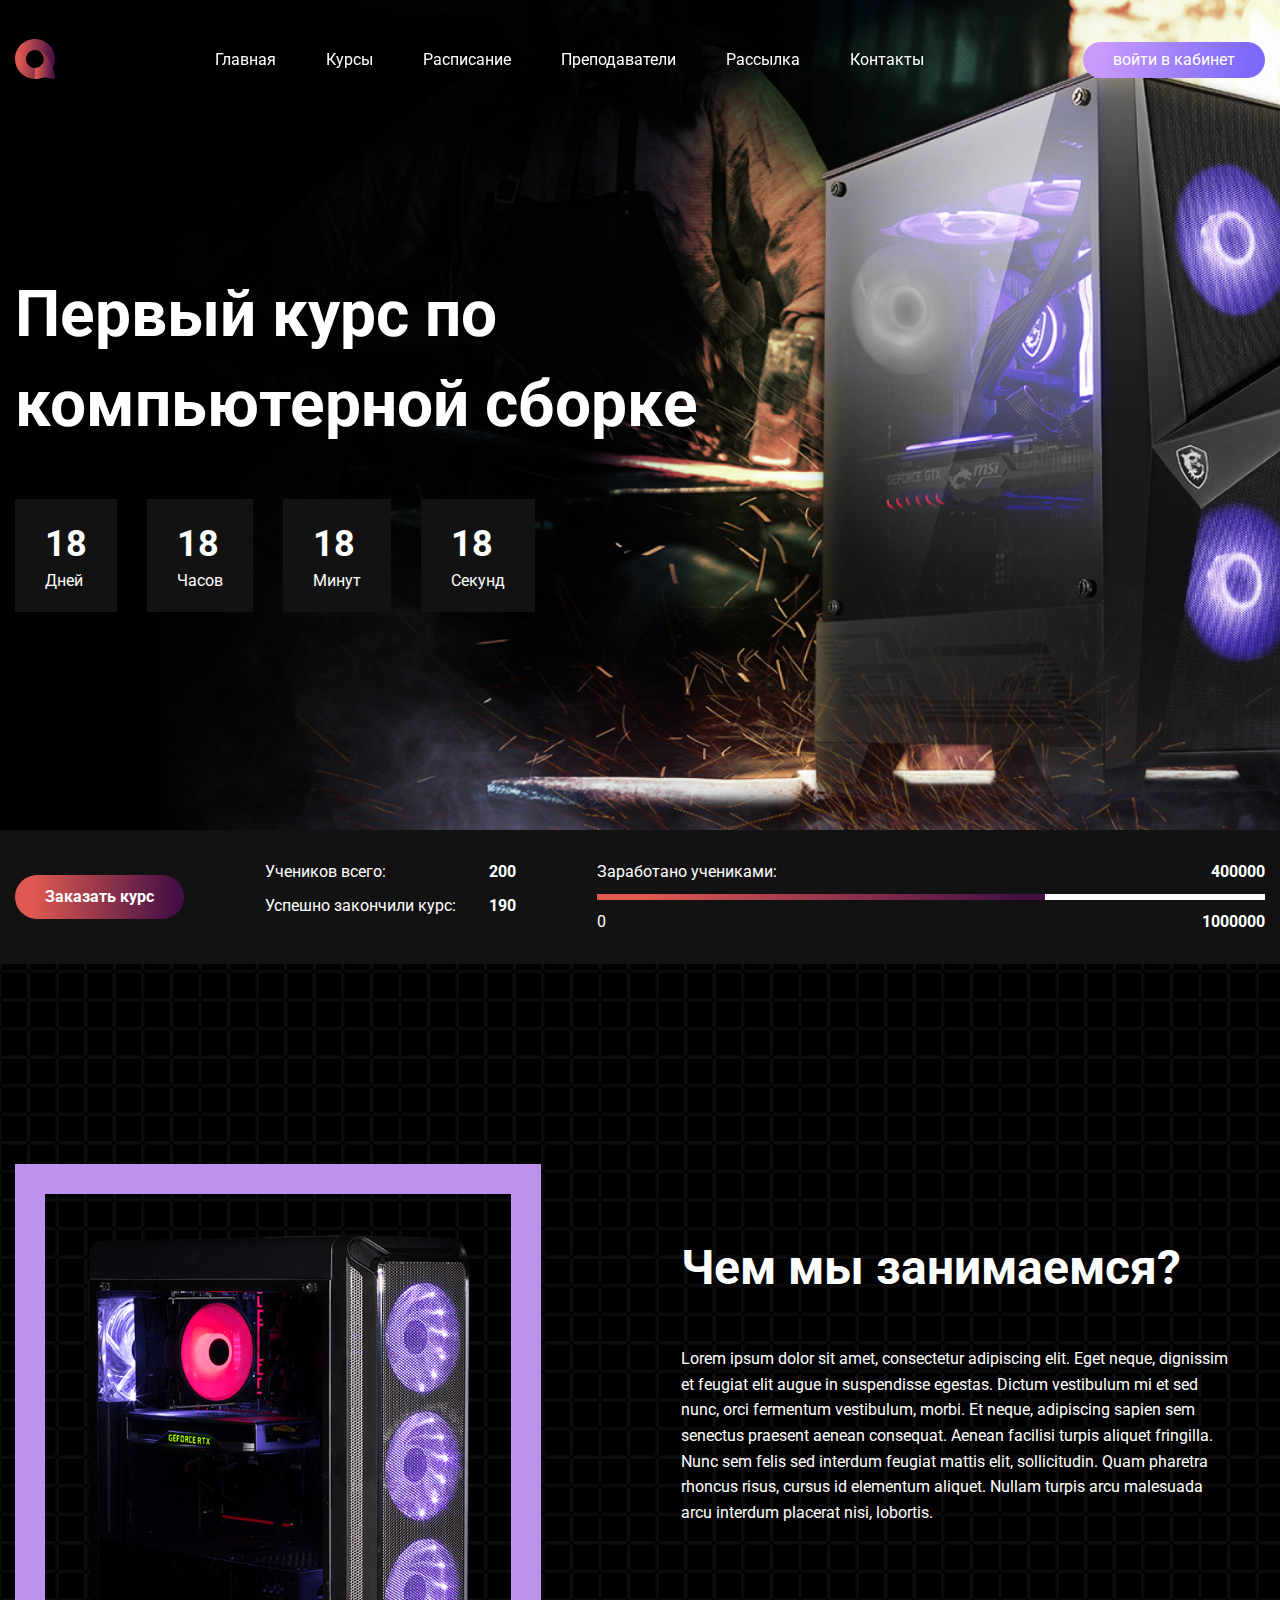
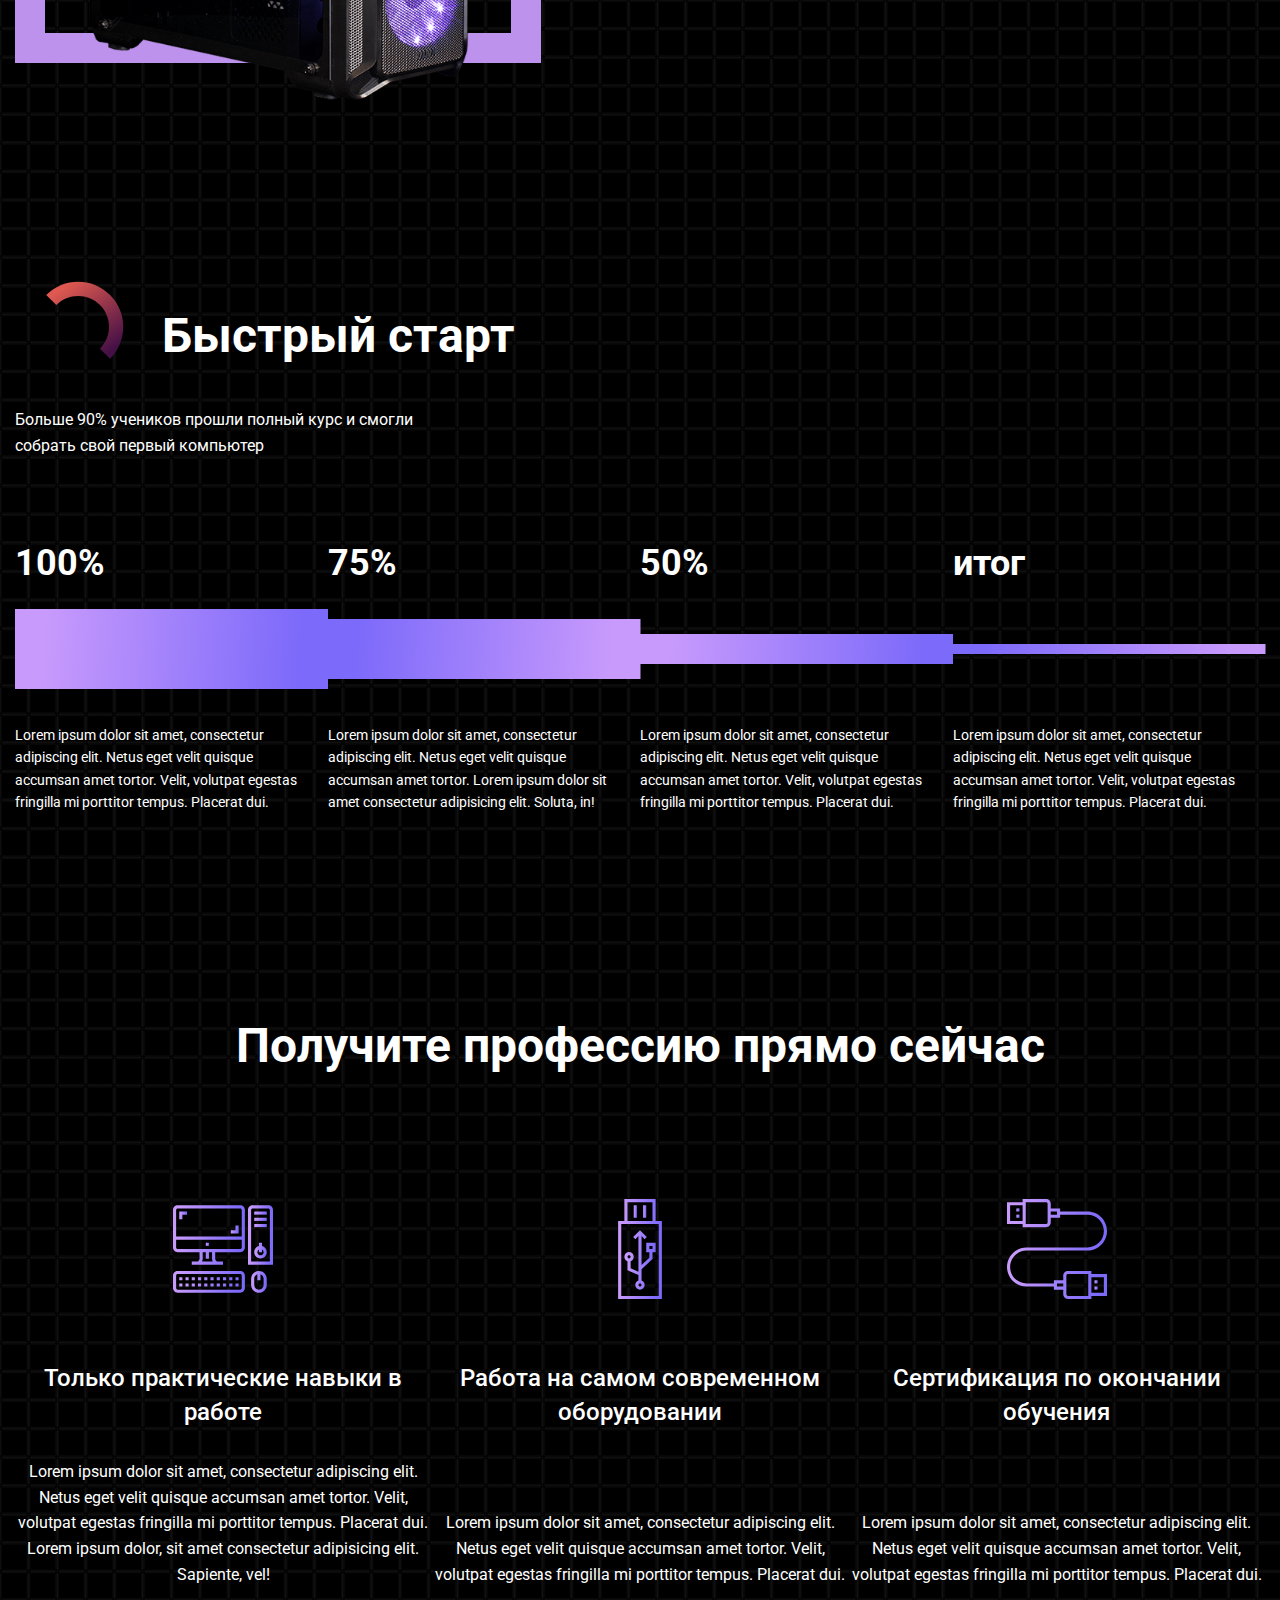
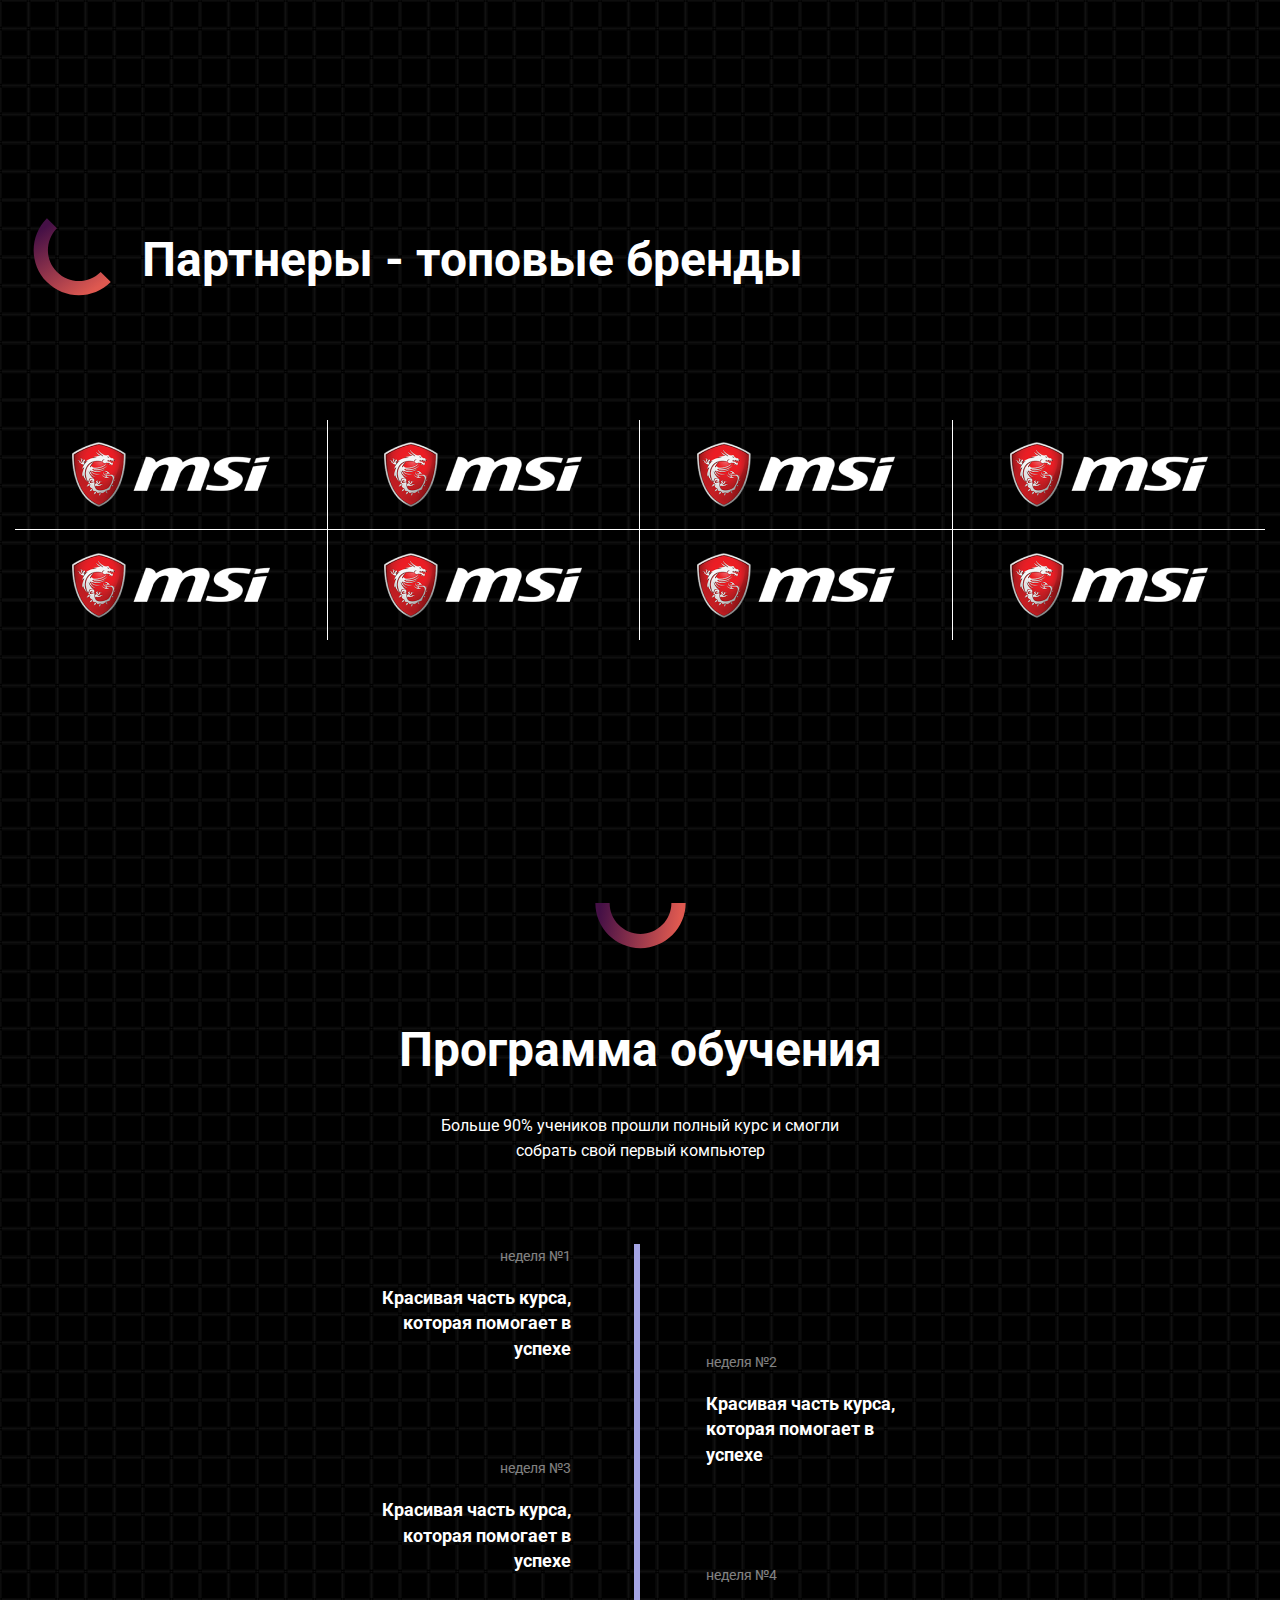
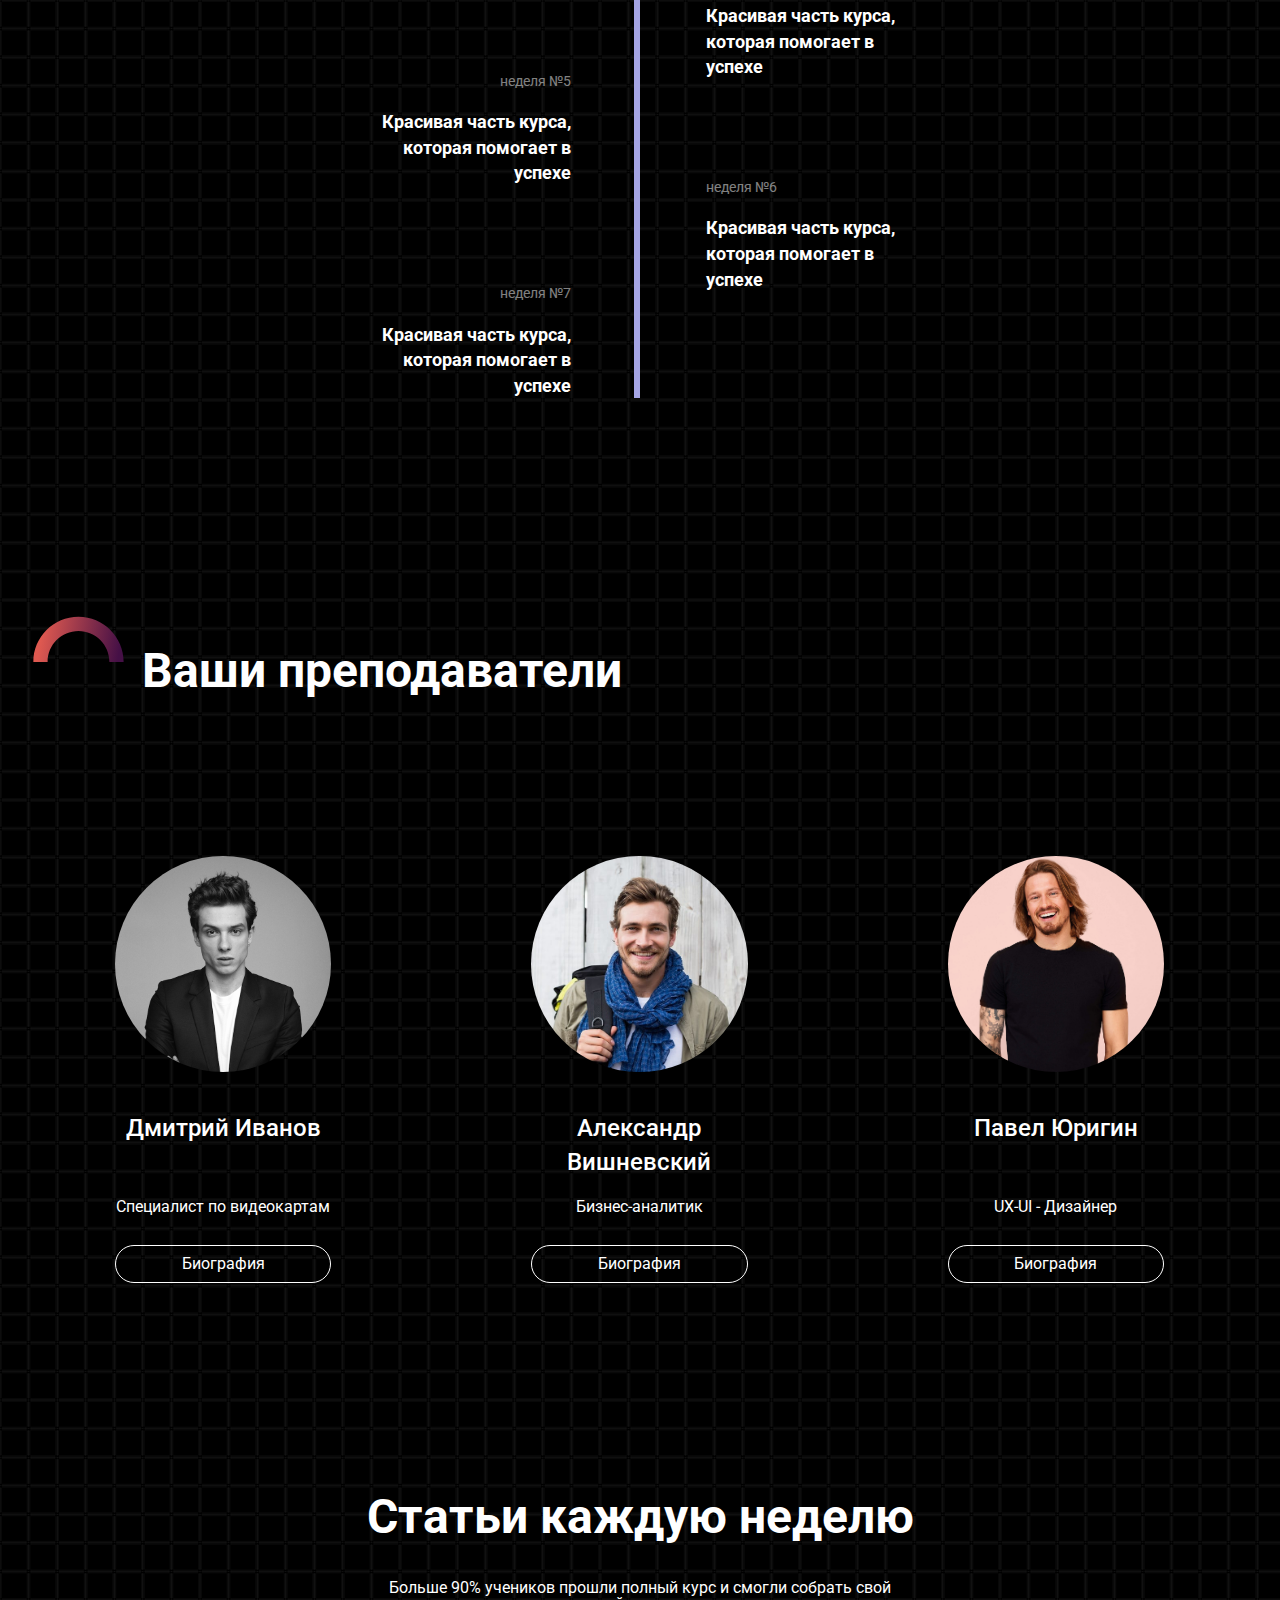
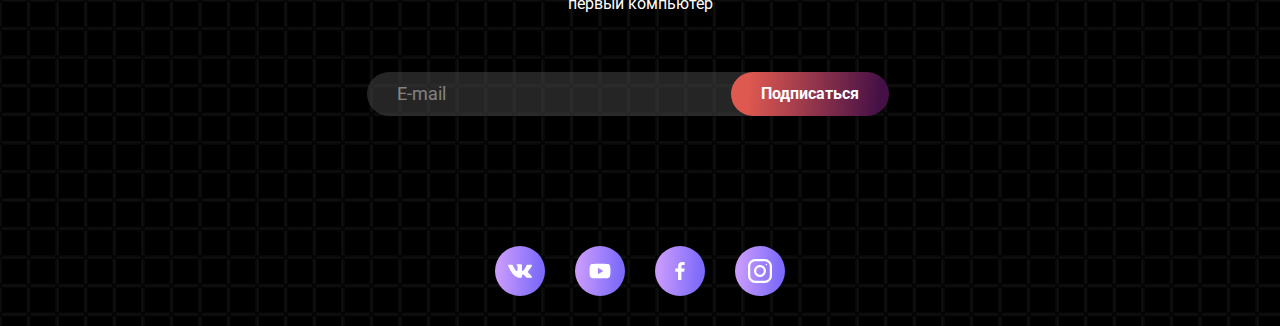
<file: index.html>
<!DOCTYPE html>
<html lang="en">

<head>
    <meta charset="UTF-8">
    <meta name="viewport" content="width=device-width, initial-scale=1.0">
    <title>itinform</title>
    <link rel="preconnect" href="https://fonts.googleapis.com">
    <link rel="preconnect" href="https://fonts.gstatic.com" crossorigin>
    <link href="https://fonts.googleapis.com/css2?family=Roboto:wght@200;400;700&display=swap" rel="stylesheet">
    <link rel="stylesheet" href="css/style.css">
    <link rel="shortcut icon" href="icon/icon-3.svg" type="image/x-icon">
</head>

<body>
    <div class="wrapper">
        <header class="header block-header">
            <div class="block-header__container">
                <a href="/" class="block-header__logo">
                    <svg width="40" height="40" viewBox="0 0 40 40" fill="none" xmlns="http://www.w3.org/2000/svg">
                        <g clip-path="url(#clip0_10103_6)">
                            <path
                                d="M39.9023 37.3864L38.2047 31.3961C37.8701 30.2157 37.9309 28.9531 38.4116 27.8244C39.5251 25.2111 40.097 22.3149 39.9875 19.2726C39.6103 8.70975 30.9276 0.19135 20.3617 0.00272783C9.0292 -0.198063 -0.198063 9.0292 0.00272783 20.3617C0.19135 30.9276 8.70976 39.6103 19.2695 39.9875C21.9285 40.0818 24.4749 39.6559 26.8205 38.8041C28.6885 38.1256 30.7177 38.01 32.6282 38.5546L37.3803 39.9054C38.9166 40.3435 40.3374 38.9227 39.9023 37.3864ZM11.0645 19.9997C11.0645 15.0651 15.0651 11.0645 19.9997 11.0645C24.9343 11.0645 28.9349 15.0651 28.9349 19.9997C28.9349 24.9343 24.9343 28.9349 19.9997 28.9349C15.0651 28.9349 11.0645 24.9343 11.0645 19.9997Z"
                                fill="url(#paint0_linear_10103_6)" />
                            <path
                                d="M37.8917 29.0203C37.8917 29.0203 37.8217 28.7982 37.6848 28.4027C36.62 25.3848 31.442 12.3181 21.2047 11.1499C25.5704 11.7371 28.9352 15.476 28.9352 19.9999C28.9352 24.9345 24.9346 28.9351 20 28.9351V39.9969C22.3943 39.9969 24.6912 39.5801 26.8208 38.8073C28.6888 38.1289 30.718 38.0133 32.6285 38.5579L37.3806 39.9086C38.917 40.3437 40.3377 38.926 39.9027 37.3866L38.2051 31.3963C38.0043 30.6936 37.9495 29.9573 38.0377 29.2424L37.8917 29.0203Z"
                                fill="url(#paint1_linear_10103_6)" />
                        </g>
                        <defs>
                            <linearGradient id="paint0_linear_10103_6" x1="4.85174" y1="-0.000474682" x2="40.3752"
                                y2="2.96995" gradientUnits="userSpaceOnUse">
                                <stop stop-color="#DF5950" />
                                <stop offset="1" stop-color="#451046" />
                            </linearGradient>
                            <linearGradient id="paint1_linear_10103_6" x1="22.4239" y1="11.1499" x2="40.2336"
                                y2="12.1815" gradientUnits="userSpaceOnUse">
                                <stop stop-color="#DF5950" />
                                <stop offset="1" stop-color="#451046" />
                            </linearGradient>
                            <clipPath id="clip0_10103_6">
                                <rect width="40" height="40" fill="white" />
                            </clipPath>
                        </defs>
                    </svg>

                </a>
                <nav class="block-header__menu menu">
                    <div class="menu__icon">
                        <span></span>
                    </div>
                    <ul class="menu__list">
                        <li><a href="/" class="menu__link">Главная</a></li>
                        <li><a href="courses.html" class="menu__link">Курсы</a></li>
                        <li><a href="" class="menu__link">Расписание</a></li>
                        <li><a href="teachers.html" class="menu__link">Преподаватели</a></li>
                        <li><a href="#jj" class="menu__link">Рассылка</a></li>
                        <li><a href="" class="menu__link">Контакты</a></li>
                    </ul>
                </nav>
                <a href="" class="header-btn btn">
                    войти в кабинет
                </a>
            </div>
        </header>
        <main class="main">
            <section class="block-main">
                <div class="block-main__content">
                    <div class="block-main__container">
                        <h1 class="block-main__title">
                            Первый курс по компьютерной сборке
                        </h1>
                        <div class="block-main__row">
                            <div class="block-main__box">
                                <p class="block-main__number">18</p>
                                <p class="block-main__text">Дней</p>
                            </div>
                            <div class="block-main__box">
                                <p class="block-main__number">18</p>
                                <p class="block-main__text">Часов</p>
                            </div>
                            <div class="block-main__box">
                                <p class="block-main__number">18</p>
                                <p class="block-main__text">Минут</p>
                            </div>
                            <div class="block-main__box">
                                <p class="block-main__number">18</p>
                                <p class="block-main__text">Секунд</p>
                            </div>
                        </div>
                    </div>
                </div>
                <div class="block-main__bg">
                    <img src="image/main-screen__bgc.png" alt="img">
                </div>
            </section>
            <div class="block-main-bottom">
                <div class="block-main-bottom__container">
                    <div class="block-main-bottom__row">
                        <button type="button" class="block-main-bottom__btn btn">Заказать курс</button>
                        <div class="block-main-bottom__box1">
                            <p class="block-main-bottom__text">
                                Учеников всего:
                                <span>200</span>
                            </p>
                            <p class="block-main-bottom__text">
                                Успешно закончили курс:
                                <span>190</span>
                            </p>
                        </div>
                        <div class="block-main-bottom__box2">
                            <p class="block-main-bottom__text">
                                Заработано учениками:
                                <span>400000</span>
                            </p>
                            <div class="block-main-bottom__line">

                            </div>
                            <p class="block-main-bottom__text">
                                0
                                <span>1000000</span>
                            </p>
                        </div>
                    </div>

                    <div class="mymodal">
                        <div class="mymodal__body">
                            <form action="" class="mymodal__form" method="">
                                <input type="text" placeholder="имя">
                                <input type="email" placeholder="почта">
                                <input type="number" placeholder="телефон">
                                <button type="submit">отправить</button>
                            </form>
                            <div class="mymodal__icon">
                                <svg width="64" height="64" viewBox="0 0 64 64" fill="none"
                                    xmlns="http://www.w3.org/2000/svg">
                                    <path
                                        d="M22.6066 21.3934C22.2161 21.0029 21.5829 21.0029 21.1924 21.3934C20.8019 21.7839 20.8019 22.4171 21.1924 22.8076L22.6066 21.3934ZM40.9914 42.6066C41.3819 42.9971 42.0151 42.9971 42.4056 42.6066C42.7961 42.2161 42.7961 41.5829 42.4056 41.1924L40.9914 42.6066ZM21.1924 41.1924C20.8019 41.5829 20.8019 42.2161 21.1924 42.6066C21.5829 42.9971 22.2161 42.9971 22.6066 42.6066L21.1924 41.1924ZM42.4056 22.8076C42.7961 22.4171 42.7961 21.7839 42.4056 21.3934C42.0151 21.0029 41.3819 21.0029 40.9914 21.3934L42.4056 22.8076ZM21.1924 22.8076L40.9914 42.6066L42.4056 41.1924L22.6066 21.3934L21.1924 22.8076ZM22.6066 42.6066L42.4056 22.8076L40.9914 21.3934L21.1924 41.1924L22.6066 42.6066Z"
                                        fill="black" />
                                </svg>

                            </div>
                        </div>
                    </div>
                </div>

            </div>
            <section class="two">
                <div class="two__container">
                    <div class="two__img">
                        <img src="image/8b992015e8a6b880eae9298c5d3d2ae3.png" alt="img">
                    </div>
                    <div class="two__text">
                        <h2 class="two__title title">
                            Чем мы занимаемся?
                        </h2>
                        <p class="two__subtitle">
                            Lorem ipsum dolor sit amet, consectetur adipiscing elit. Eget neque, dignissim et feugiat
                            elit augue in suspendisse egestas. Dictum vestibulum mi et sed nunc, orci fermentum
                            vestibulum, morbi. Et neque, adipiscing sapien sem senectus praesent aenean consequat.
                            Aenean facilisi turpis aliquet fringilla. Nunc sem felis sed interdum feugiat mattis elit,
                            sollicitudin. Quam pharetra rhoncus risus, cursus id elementum aliquet. Nullam turpis arcu
                            malesuada arcu interdum placerat nisi, lobortis.
                        </p>
                    </div>
                </div>
            </section>
            <section class="three">
                <div class="three__container">
                    <div class="three__top">
                        <h2 class="three__title title">
                            <span class="three__img">
                                <svg xmlns="http://www.w3.org/2000/svg" width="127" height="127" viewBox="0 0 127 127"
                                    fill="none">
                                    <path fill-rule="evenodd" clip-rule="evenodd"
                                        d="M84.9901 42.0097C72.9254 29.945 53.3647 29.945 41.3 42.0097L31.2177 31.9273C48.8507 14.2944 77.4394 14.2944 95.0724 31.9273C112.705 49.5603 112.705 78.149 95.0724 95.782L84.9901 85.6997C97.0547 73.635 97.0547 54.0743 84.9901 42.0097Z"
                                        fill="url(#paint0_linear_10091_102)" />
                                    <defs>
                                        <linearGradient id="paint0_linear_10091_102" x1="70.8907" y1="7.74569"
                                            x2="117.15" y2="72.5852" gradientUnits="userSpaceOnUse">
                                            <stop stop-color="#DF5950" />
                                            <stop offset="1" stop-color="#451046" />
                                        </linearGradient>
                                    </defs>
                                </svg>
                            </span>
                            Быстрый старт
                        </h2>
                        <p class="three__subtitle">
                            Больше 90% учеников прошли полный курс и смогли собрать свой первый компьютер
                        </p>
                    </div>
                    <div class="three__bottom">
                        <div class="three__card">
                            <div class="three__number">100%</div>
                            <div class="three__line three__line_1"></div>
                            <p class="three__text">
                                Lorem ipsum dolor sit amet, consectetur adipiscing elit. Netus eget velit quisque
                                accumsan amet tortor. Velit, volutpat egestas fringilla mi porttitor tempus. Placerat
                                dui. Lorem ipsum dolor sit amet consectetur, adipisicing elit. Non, cumque.
                            </p>
                        </div>
                        <div class="three__card">
                            <div class="three__number">75%</div>
                            <div class="three__line three__line_2"></div>
                            <p class="three__text">
                                Lorem ipsum dolor sit amet, consectetur adipiscing elit. Netus eget velit quisque
                                accumsan amet tortor. Lorem ipsum dolor sit amet consectetur adipisicing elit. Soluta,
                                in!
                            </p>
                        </div>
                        <div class="three__card">
                            <div class="three__number">50%</div>
                            <div class="three__line three__line_3"></div>
                            <p class="three__text">
                                Lorem ipsum dolor sit amet, consectetur adipiscing elit. Netus eget velit quisque
                                accumsan amet tortor. Velit, volutpat egestas fringilla mi porttitor tempus. Placerat
                                dui. Lorem ipsum dolor sit amet consectetur adipisicing elit. Vel vero rerum eaque
                                voluptate! Minima commodi sed corrupti eveniet modi aperiam laborum nobis adipisci.
                                Dignissimos recusandae voluptatibus corrupti tenetur sunt vero.
                            </p>
                        </div>
                        <div class="three__card">
                            <div class="three__number">итог</div>
                            <div class="three__line three__line_4"></div>
                            <p class="three__text">
                                Lorem ipsum dolor sit amet, consectetur adipiscing elit. Netus eget velit quisque
                                accumsan amet tortor. Velit, volutpat egestas fringilla mi porttitor tempus. Placerat
                                dui.
                            </p>
                        </div>
                    </div>
                </div>
            </section>
            <section class="four">
                <div class="four__container">
                    <h2 class="four__title title">
                        Получите профессию прямо сейчас
                    </h2>
                    <div class="four__cards">
                        <div class="four__card">
                            <div class="four__img">
                                <svg xmlns="http://www.w3.org/2000/svg" width="100" height="100" viewBox="0 0 100 100"
                                    fill="none">
                                    <path d="M9.375 20.3125H6.25V12.5H14.0625V15.625H9.375V20.3125Z"
                                        fill="url(#paint0_linear_10112_2)" />
                                    <path
                                        d="M65.625 81.25H62.5V78.125H65.625V81.25ZM59.375 81.25H56.25V78.125H59.375V81.25ZM53.125 81.25H50V78.125H53.125V81.25ZM46.875 81.25H43.75V78.125H46.875V81.25ZM40.625 81.25H37.5V78.125H40.625V81.25ZM34.375 81.25H31.25V78.125H34.375V81.25ZM28.125 81.25H25V78.125H28.125V81.25ZM21.875 81.25H18.75V78.125H21.875V81.25ZM15.625 81.25H12.5V78.125H15.625V81.25ZM9.375 81.25H6.25V78.125H9.375V81.25Z"
                                        fill="url(#paint1_linear_10112_2)" />
                                    <path
                                        d="M65.625 87.5H62.5V84.375H65.625V87.5ZM59.375 87.5H56.25V84.375H59.375V87.5ZM53.125 87.5H50V84.375H53.125V87.5ZM46.875 87.5H43.75V84.375H46.875V87.5ZM40.625 87.5H37.5V84.375H40.625V87.5ZM34.375 87.5H31.25V84.375H34.375V87.5ZM28.125 87.5H25V84.375H28.125V87.5ZM21.875 87.5H18.75V84.375H21.875V87.5ZM15.625 87.5H12.5V84.375H15.625V87.5ZM9.375 87.5H6.25V84.375H9.375V87.5Z"
                                        fill="url(#paint2_linear_10112_2)" />
                                    <path d="M81.25 12.5H93.75V15.625H81.25V12.5Z" fill="url(#paint3_linear_10112_2)" />
                                    <path d="M81.25 18.75H93.75V21.875H81.25V18.75Z"
                                        fill="url(#paint4_linear_10112_2)" />
                                    <path d="M81.25 25H93.75V28.125H81.25V25Z" fill="url(#paint5_linear_10112_2)" />
                                    <path d="M65.625 34.375H57.8125V31.25H62.5V26.5625H65.625V34.375Z"
                                        fill="url(#paint6_linear_10112_2)" />
                                    <path
                                        d="M95.3125 6.25H79.6875C77.0988 6.25 75 8.34885 75 10.9375V65.625H100V10.9375C100 8.34885 97.9012 6.25 95.3125 6.25ZM96.875 62.5H78.125V10.9375C78.125 10.0746 78.8246 9.375 79.6875 9.375H95.3125C96.1754 9.375 96.875 10.0746 96.875 10.9375V62.5Z"
                                        fill="url(#paint7_linear_10112_2)" />
                                    <path
                                        d="M67.1875 71.875H4.6875C2.09885 71.875 0 73.9738 0 76.5625V89.0625C0 91.6512 2.09885 93.75 4.6875 93.75H67.1875C69.7762 93.75 71.875 91.6512 71.875 89.0625V76.5625C71.875 73.9738 69.7762 71.875 67.1875 71.875ZM68.75 89.0625C68.75 89.9254 68.0504 90.625 67.1875 90.625H4.6875C3.82462 90.625 3.125 89.9254 3.125 89.0625V76.5625C3.125 75.6996 3.82462 75 4.6875 75H67.1875C68.0504 75 68.75 75.6996 68.75 76.5625V89.0625Z"
                                        fill="url(#paint8_linear_10112_2)" />
                                    <path
                                        d="M85.9375 71.875C81.6246 71.8803 78.1303 75.3746 78.125 79.6875V85.9375C78.125 90.2519 81.6231 93.75 85.9375 93.75C90.2519 93.75 93.75 90.2519 93.75 85.9375V79.6875C93.7447 75.3746 90.2504 71.8803 85.9375 71.875ZM90.625 85.9375C90.625 88.5262 88.5262 90.625 85.9375 90.625C83.3488 90.625 81.25 88.5262 81.25 85.9375V79.6875C81.2584 77.7084 82.5089 75.9476 84.375 75.2876V81.25H87.5V75.2876C89.3661 75.9476 90.6166 77.7084 90.625 79.6875V85.9375Z"
                                        fill="url(#paint9_linear_10112_2)" />
                                    <path
                                        d="M67.1875 6.25H4.6875C2.09885 6.25 0 8.34885 0 10.9375V48.4375C0 51.0262 2.09885 53.125 4.6875 53.125H26.5625V59.6359C26.561 61.2167 25.2792 62.4985 23.6984 62.5H18.75V65.625H50V62.5H45.0516C43.4708 62.4985 42.189 61.2167 42.1875 59.6359V53.125H67.1875C69.7762 53.125 71.875 51.0262 71.875 48.4375V10.9375C71.875 8.34885 69.7762 6.25 67.1875 6.25ZM28.9566 62.5C29.4373 61.6219 29.689 60.6369 29.6875 59.6359V53.125H32.8125V59.7656H35.9375V53.125H39.0625V59.6359C39.061 60.6369 39.3127 61.6219 39.7934 62.5H28.9566ZM68.75 48.4375C68.75 49.3004 68.0504 50 67.1875 50H4.6875C3.82462 50 3.125 49.3004 3.125 48.4375V40.625H68.75V48.4375ZM68.75 37.5H3.125V10.9375C3.125 10.0746 3.82462 9.375 4.6875 9.375H67.1875C68.0504 9.375 68.75 10.0746 68.75 10.9375V37.5Z"
                                        fill="url(#paint10_linear_10112_2)" />
                                    <path
                                        d="M89.0622 47.097V43.75H85.9372V47.097C82.8901 47.8836 80.9026 50.8141 81.2993 53.936C81.6961 57.058 84.3526 59.3987 87.4997 59.3987C90.6469 59.3987 93.3034 57.058 93.7001 53.936C94.0969 50.8141 92.1094 47.8836 89.0622 47.097ZM87.4997 56.25C86.0875 56.2538 84.8493 55.307 84.4831 53.9429C84.1169 52.5787 84.7135 51.1391 85.9372 50.4341V53.125H89.0622V50.4341C90.286 51.1391 90.8826 52.5787 90.5164 53.9429C90.1502 55.307 88.9119 56.2538 87.4997 56.25Z"
                                        fill="url(#paint11_linear_10112_2)" />
                                    <path d="M32.8125 43.75H35.9375V46.875H32.8125V43.75Z"
                                        fill="url(#paint12_linear_10112_2)" />
                                    <defs>
                                        <linearGradient id="paint0_linear_10112_2" x1="7.04852" y1="12.5" x2="13.7873"
                                            y2="13.0023" gradientUnits="userSpaceOnUse">
                                            <stop stop-color="#C89AFC" />
                                            <stop offset="1" stop-color="#7C6AFA" />
                                        </linearGradient>
                                        <linearGradient id="paint1_linear_10112_2" x1="12.3187" y1="78.125" x2="29.4528"
                                            y2="102.391" gradientUnits="userSpaceOnUse">
                                            <stop stop-color="#C89AFC" />
                                            <stop offset="1" stop-color="#7C6AFA" />
                                        </linearGradient>
                                        <linearGradient id="paint2_linear_10112_2" x1="12.3187" y1="84.375" x2="29.4528"
                                            y2="108.641" gradientUnits="userSpaceOnUse">
                                            <stop stop-color="#C89AFC" />
                                            <stop offset="1" stop-color="#7C6AFA" />
                                        </linearGradient>
                                        <linearGradient id="paint3_linear_10112_2" x1="82.5276" y1="12.5" x2="92.4845"
                                            y2="15.4686" gradientUnits="userSpaceOnUse">
                                            <stop stop-color="#C89AFC" />
                                            <stop offset="1" stop-color="#7C6AFA" />
                                        </linearGradient>
                                        <linearGradient id="paint4_linear_10112_2" x1="82.5276" y1="18.75" x2="92.4845"
                                            y2="21.7186" gradientUnits="userSpaceOnUse">
                                            <stop stop-color="#C89AFC" />
                                            <stop offset="1" stop-color="#7C6AFA" />
                                        </linearGradient>
                                        <linearGradient id="paint5_linear_10112_2" x1="82.5276" y1="25" x2="92.4845"
                                            y2="27.9686" gradientUnits="userSpaceOnUse">
                                            <stop stop-color="#C89AFC" />
                                            <stop offset="1" stop-color="#7C6AFA" />
                                        </linearGradient>
                                        <linearGradient id="paint6_linear_10112_2" x1="58.611" y1="26.5625" x2="65.3498"
                                            y2="27.0648" gradientUnits="userSpaceOnUse">
                                            <stop stop-color="#C89AFC" />
                                            <stop offset="1" stop-color="#7C6AFA" />
                                        </linearGradient>
                                        <linearGradient id="paint7_linear_10112_2" x1="77.5552" y1="6.24999"
                                            x2="99.2178" y2="6.92986" gradientUnits="userSpaceOnUse">
                                            <stop stop-color="#C89AFC" />
                                            <stop offset="1" stop-color="#7C6AFA" />
                                        </linearGradient>
                                        <linearGradient id="paint8_linear_10112_2" x1="7.34634" y1="71.875" x2="66.1598"
                                            y2="86.279" gradientUnits="userSpaceOnUse">
                                            <stop stop-color="#C89AFC" />
                                            <stop offset="1" stop-color="#7C6AFA" />
                                        </linearGradient>
                                        <linearGradient id="paint9_linear_10112_2" x1="79.722" y1="71.875" x2="93.2361"
                                            y2="72.5945" gradientUnits="userSpaceOnUse">
                                            <stop stop-color="#C89AFC" />
                                            <stop offset="1" stop-color="#7C6AFA" />
                                        </linearGradient>
                                        <linearGradient id="paint10_linear_10112_2" x1="7.34634" y1="6.24999"
                                            x2="69.1841" y2="11.8296" gradientUnits="userSpaceOnUse">
                                            <stop stop-color="#C89AFC" />
                                            <stop offset="1" stop-color="#7C6AFA" />
                                        </linearGradient>
                                        <linearGradient id="paint11_linear_10112_2" x1="82.5268" y1="43.75" x2="93.3316"
                                            y2="44.3934" gradientUnits="userSpaceOnUse">
                                            <stop stop-color="#C89AFC" />
                                            <stop offset="1" stop-color="#7C6AFA" />
                                        </linearGradient>
                                        <linearGradient id="paint12_linear_10112_2" x1="33.1319" y1="43.75" x2="35.8274"
                                            y2="43.9509" gradientUnits="userSpaceOnUse">
                                            <stop stop-color="#C89AFC" />
                                            <stop offset="1" stop-color="#7C6AFA" />
                                        </linearGradient>
                                    </defs>
                                </svg>
                            </div>
                            <h4 class="four__subtitle">
                                Только практические
                                навыки в работе
                            </h4>
                            <p class="four__text">
                                Lorem ipsum dolor sit amet, consectetur adipiscing elit. Netus eget velit quisque
                                accumsan amet tortor. Velit, volutpat egestas fringilla mi porttitor tempus. Placerat
                                dui. Lorem ipsum dolor, sit amet consectetur adipisicing elit. Sapiente, vel!
                            </p>
                        </div>
                        <div class="four__card">
                            <div class="four__img">
                                <svg xmlns="http://www.w3.org/2000/svg" width="100" height="100" viewBox="0 0 100 100"
                                    fill="none">
                                    <path d="M43.75 6.25H46.875V18.75H43.75V6.25Z"
                                        fill="url(#paint0_linear_10112_16)" />
                                    <path d="M53.125 6.25H56.25V18.75H53.125V6.25Z"
                                        fill="url(#paint1_linear_10112_16)" />
                                    <path
                                        d="M65.625 21.875V0H34.375V21.875H28.125V100H71.875V21.875H65.625ZM37.5 3.125H62.5V21.875H37.5V3.125ZM68.75 96.875H31.25V25H68.75V96.875Z"
                                        fill="url(#paint2_linear_10112_16)" />
                                    <path
                                        d="M37.4998 62.2124V71.3425L48.4373 76.03V81.5376C46.2851 82.2983 44.9934 84.4994 45.3794 86.7493C45.7655 88.9999 47.7171 90.6441 49.9998 90.6441C52.2825 90.6441 54.2341 88.9999 54.6202 86.7493C55.0062 84.4994 53.7146 82.2983 51.5623 81.5376V70.2126L62.4998 60.0563V53.125H65.6248V43.75H56.2498V53.125H59.3748V58.6922L51.5623 65.9485V37.1094L54.6202 40.1672L56.8296 37.9578L49.9998 31.1279L43.17 37.9578L45.3794 40.1672L48.4373 37.1094V72.6311L40.6248 69.2825V62.2124C42.7771 61.4517 44.0687 59.2506 43.6827 57.0007C43.2966 54.7501 41.345 53.1059 39.0623 53.1059C36.7796 53.1059 34.828 54.7501 34.4419 57.0007C34.0559 59.2506 35.3476 61.4517 37.4998 62.2124ZM59.3748 46.875H62.4998V50H59.3748V46.875ZM49.9998 84.375C50.8627 84.375 51.5623 85.0746 51.5623 85.9375C51.5623 86.8004 50.8627 87.5 49.9998 87.5C49.1369 87.5 48.4373 86.8004 48.4373 85.9375C48.4373 85.0746 49.1369 84.375 49.9998 84.375ZM39.0623 56.25C39.9252 56.25 40.6248 56.9496 40.6248 57.8125C40.6248 58.6754 39.9252 59.375 39.0623 59.375C38.1994 59.375 37.4998 58.6754 37.4998 57.8125C37.4998 56.9496 38.1994 56.25 39.0623 56.25Z"
                                        fill="url(#paint3_linear_10112_16)" />
                                    <defs>
                                        <linearGradient id="paint0_linear_10112_16" x1="44.0694" y1="6.25" x2="46.779"
                                            y2="6.30049" gradientUnits="userSpaceOnUse">
                                            <stop stop-color="#C89AFC" />
                                            <stop offset="1" stop-color="#7C6AFA" />
                                        </linearGradient>
                                        <linearGradient id="paint1_linear_10112_16" x1="53.4444" y1="6.25" x2="56.154"
                                            y2="6.30049" gradientUnits="userSpaceOnUse">
                                            <stop stop-color="#C89AFC" />
                                            <stop offset="1" stop-color="#7C6AFA" />
                                        </linearGradient>
                                        <linearGradient id="paint2_linear_10112_16" x1="32.5967" y1="-1.0863e-05"
                                            x2="70.5032" y2="1.23613" gradientUnits="userSpaceOnUse">
                                            <stop stop-color="#C89AFC" />
                                            <stop offset="1" stop-color="#7C6AFA" />
                                        </linearGradient>
                                        <linearGradient id="paint3_linear_10112_16" x1="37.5682" y1="31.1279"
                                            x2="64.6322" y2="32.1872" gradientUnits="userSpaceOnUse">
                                            <stop stop-color="#C89AFC" />
                                            <stop offset="1" stop-color="#7C6AFA" />
                                        </linearGradient>
                                    </defs>
                                </svg>
                            </div>
                            <h4 class="four__subtitle">
                                Работа на самом современном оборудовании
                            </h4>
                            <p class="four__text">
                                Lorem ipsum dolor sit amet, consectetur adipiscing elit. Netus eget velit quisque
                                accumsan amet tortor. Velit, volutpat egestas fringilla mi porttitor tempus. Placerat
                                dui.
                            </p>
                        </div>
                        <div class="four__card">
                            <div class="four__img">
                                <svg xmlns="http://www.w3.org/2000/svg" width="100" height="100" viewBox="0 0 100 100"
                                    fill="none">
                                    <g clip-path="url(#clip0_10112_21)">
                                        <path d="M9.375 9.375H12.5V12.5H9.375V9.375Z"
                                            fill="url(#paint0_linear_10112_21)" />
                                        <path d="M9.375 15.625H12.5V18.75H9.375V15.625Z"
                                            fill="url(#paint1_linear_10112_21)" />
                                        <path d="M87.5 81.25H90.625V84.375H87.5V81.25Z"
                                            fill="url(#paint2_linear_10112_21)" />
                                        <path d="M87.5 87.5H90.625V90.625H87.5V87.5Z"
                                            fill="url(#paint3_linear_10112_21)" />
                                        <path
                                            d="M84.375 71.875H60.9375C58.3488 71.875 56.25 73.9738 56.25 76.5625V81.25H46.875V84.375H19.5312C10.4706 84.375 3.125 77.0294 3.125 67.9688C3.125 58.9081 10.4706 51.5625 19.5312 51.5625H80.4688C91.2552 51.5625 100 42.8177 100 32.0312C100 21.2448 91.2552 12.5 80.4688 12.5H53.125V9.375H43.75V4.6875C43.75 2.09885 41.6512 0 39.0625 0H15.625V3.125H0V25H15.625V28.125H39.0625C41.6512 28.125 43.75 26.0262 43.75 23.4375V18.75H53.125V15.625H80.4688C89.5294 15.625 96.875 22.9706 96.875 32.0312C96.875 41.0919 89.5294 48.4375 80.4688 48.4375H19.5312C8.74481 48.4375 0 57.1823 0 67.9688C0 78.7552 8.74481 87.5 19.5312 87.5H46.875V90.625H56.25V95.3125C56.25 97.9012 58.3488 100 60.9375 100H84.375V96.875H100V75H84.375V71.875ZM15.625 21.875H3.125V6.25H15.625V21.875ZM40.625 9.375V23.4375C40.625 24.3004 39.9254 25 39.0625 25H18.75V3.125H39.0625C39.9254 3.125 40.625 3.82462 40.625 4.6875V9.375ZM50 15.625H43.75V12.5H50V15.625ZM56.25 87.5H50V84.375H56.25V87.5ZM81.25 96.875H60.9375C60.0746 96.875 59.375 96.1754 59.375 95.3125V76.5625C59.375 75.6996 60.0746 75 60.9375 75H81.25V96.875ZM96.875 78.125V93.75H84.375V78.125H96.875Z"
                                            fill="url(#paint4_linear_10112_21)" />
                                    </g>
                                    <defs>
                                        <linearGradient id="paint0_linear_10112_21" x1="9.69441" y1="9.375" x2="12.3899"
                                            y2="9.57592" gradientUnits="userSpaceOnUse">
                                            <stop stop-color="#C89AFC" />
                                            <stop offset="1" stop-color="#7C6AFA" />
                                        </linearGradient>
                                        <linearGradient id="paint1_linear_10112_21" x1="9.69441" y1="15.625"
                                            x2="12.3899" y2="15.8259" gradientUnits="userSpaceOnUse">
                                            <stop stop-color="#C89AFC" />
                                            <stop offset="1" stop-color="#7C6AFA" />
                                        </linearGradient>
                                        <linearGradient id="paint2_linear_10112_21" x1="87.8194" y1="81.25" x2="90.5149"
                                            y2="81.4509" gradientUnits="userSpaceOnUse">
                                            <stop stop-color="#C89AFC" />
                                            <stop offset="1" stop-color="#7C6AFA" />
                                        </linearGradient>
                                        <linearGradient id="paint3_linear_10112_21" x1="87.8194" y1="87.5" x2="90.5149"
                                            y2="87.7009" gradientUnits="userSpaceOnUse">
                                            <stop stop-color="#C89AFC" />
                                            <stop offset="1" stop-color="#7C6AFA" />
                                        </linearGradient>
                                        <linearGradient id="paint4_linear_10112_21" x1="10.221" y1="-1.0863e-05"
                                            x2="96.4773" y2="6.42932" gradientUnits="userSpaceOnUse">
                                            <stop stop-color="#C89AFC" />
                                            <stop offset="1" stop-color="#7C6AFA" />
                                        </linearGradient>
                                        <clipPath id="clip0_10112_21">
                                            <rect width="100" height="100" fill="white" />
                                        </clipPath>
                                    </defs>
                                </svg>
                            </div>
                            <h4 class="four__subtitle">
                                Сертификация по окончании обучения
                            </h4>
                            <p class="four__text">
                                Lorem ipsum dolor sit amet, consectetur adipiscing elit. Netus eget velit quisque
                                accumsan amet tortor. Velit, volutpat egestas fringilla mi porttitor tempus. Placerat
                                dui.
                            </p>
                        </div>
                    </div>
                </div>
            </section>
            <section class="five">
                <div class="five__container">
                    <div class="five__top">
                        <h2 class="five__title title">
                            <span class="five__img">
                                <svg xmlns="http://www.w3.org/2000/svg" width="127" height="127" viewBox="0 0 127 127"
                                    fill="none">
                                    <path fill-rule="evenodd" clip-rule="evenodd"
                                        d="M84.9901 42.0097C72.9254 29.945 53.3647 29.945 41.3 42.0097L31.2177 31.9273C48.8507 14.2944 77.4394 14.2944 95.0724 31.9273C112.705 49.5603 112.705 78.149 95.0724 95.782L84.9901 85.6997C97.0547 73.635 97.0547 54.0743 84.9901 42.0097Z"
                                        fill="url(#paint0_linear_10091_102)" />
                                    <defs>
                                        <linearGradient id="paint0_linear_10091_102" x1="70.8907" y1="7.74569"
                                            x2="117.15" y2="72.5852" gradientUnits="userSpaceOnUse">
                                            <stop stop-color="#DF5950" />
                                            <stop offset="1" stop-color="#451046" />
                                        </linearGradient>
                                    </defs>
                                </svg>
                            </span>
                            Партнеры - топовые бренды
                        </h2>

                    </div>
                    <div class="five__bottom">
                        <div class="five__logo">
                            <img loading="lazy" src="image/logomsibrand.png" alt="logo-img">
                        </div>
                        <div class="five__logo">
                            <img loading="lazy" src="image/logomsibrand.png" alt="logo-img">
                        </div>
                        <div class="five__logo">
                            <img loading="lazy" src="image/logomsibrand.png" alt="logo-img">
                        </div>
                        <div class="five__logo">
                            <img loading="lazy" src="image/logomsibrand.png" alt="logo-img">
                        </div>
                        <div class="five__logo">
                            <img loading="lazy" src="image/logomsibrand.png" alt="logo-img">
                        </div>
                        <div class="five__logo">
                            <img loading="lazy" src="image/logomsibrand.png" alt="logo-img">
                        </div>
                        <div class="five__logo">
                            <img loading="lazy" src="image/logomsibrand.png" alt="logo-img">
                        </div>
                        <div class="five__logo">
                            <img loading="lazy" src="image/logomsibrand.png" alt="logo-img">
                        </div>
                    </div>
                </div>
            </section>
            <section class="six">
                <div class="six__box">
                    <div class="six__top">
                        <h2 class="six__title title">
                            <span class="six__img">
                                <svg xmlns="http://www.w3.org/2000/svg" width="127" height="127" viewBox="0 0 127 127"
                                    fill="none">
                                    <path fill-rule="evenodd" clip-rule="evenodd"
                                        d="M84.9901 42.0097C72.9254 29.945 53.3647 29.945 41.3 42.0097L31.2177 31.9273C48.8507 14.2944 77.4394 14.2944 95.0724 31.9273C112.705 49.5603 112.705 78.149 95.0724 95.782L84.9901 85.6997C97.0547 73.635 97.0547 54.0743 84.9901 42.0097Z"
                                        fill="url(#paint0_linear_10091_102)" />
                                    <defs>
                                        <linearGradient id="paint0_linear_10091_102" x1="70.8907" y1="7.74569"
                                            x2="117.15" y2="72.5852" gradientUnits="userSpaceOnUse">
                                            <stop stop-color="#DF5950" />
                                            <stop offset="1" stop-color="#451046" />
                                        </linearGradient>
                                    </defs>
                                </svg>
                            </span>
                            Программа обучения
                        </h2>
                        <p class="six__subtitle">
                            Больше 90% учеников прошли полный курс и смогли собрать свой первый компьютер
                        </p>
                    </div>
                    <div class="six__bottom">
                        <div class="six__left">
                            <div class="six__block">
                                <p>неделя №1</p>
                                <h6>Красивая часть курса,
                                    которая помогает в успехе</h6>
                            </div>
                            <div class="six__block">
                                <p>неделя №3</p>
                                <h6>Красивая часть курса,
                                    которая помогает в успехе</h6>
                            </div>
                            <div class="six__block">
                                <p>неделя №5</p>
                                <h6>Красивая часть курса,
                                    которая помогает в успехе</h6>
                            </div>
                            <div class="six__block">
                                <p>неделя №7</p>
                                <h6>Красивая часть курса,
                                    которая помогает в успехе</h6>
                            </div>
                        </div>
                        <div class="six__right">
                            <div class="six__block">
                                <p>неделя №2</p>
                                <h6>Красивая часть курса,
                                    которая помогает в успехе</h6>
                            </div>
                            <div class="six__block">
                                <p>неделя №4</p>
                                <h6>Красивая часть курса,
                                    которая помогает в успехе</h6>
                            </div>
                            <div class="six__block">
                                <p>неделя №6</p>
                                <h6>Красивая часть курса,
                                    которая помогает в успехе</h6>
                            </div>
                        </div>
                    </div>
                </div>
            </section>
            <section class="seven">
                <div class="seven__container">
                    <div class="seven__top">
                        <h2 class="seven__title title">
                            <span class="seven__img">
                                <svg xmlns="http://www.w3.org/2000/svg" width="127" height="127" viewBox="0 0 127 127"
                                    fill="none">
                                    <path fill-rule="evenodd" clip-rule="evenodd"
                                        d="M84.9901 42.0097C72.9254 29.945 53.3647 29.945 41.3 42.0097L31.2177 31.9273C48.8507 14.2944 77.4394 14.2944 95.0724 31.9273C112.705 49.5603 112.705 78.149 95.0724 95.782L84.9901 85.6997C97.0547 73.635 97.0547 54.0743 84.9901 42.0097Z"
                                        fill="url(#paint0_linear_10091_102)" />
                                    <defs>
                                        <linearGradient id="paint0_linear_10091_102" x1="70.8907" y1="7.74569"
                                            x2="117.15" y2="72.5852" gradientUnits="userSpaceOnUse">
                                            <stop stop-color="#DF5950" />
                                            <stop offset="1" stop-color="#451046" />
                                        </linearGradient>
                                    </defs>
                                </svg>
                            </span>
                            Ваши преподаватели
                        </h2>
                        
                    </div>
                    <div class="seven__bottom">
                        <div class="seven__card">
                            <div class="seven__foto">
                                <img src="image/user1.jpg" alt="foto">
                            </div>
                            <div class="seven__name">
                                Дмитрий Иванов
                            </div>
                            <div class="seven__description">
                                Специалист по видеокартам
                            </div>
                            <a href="bio1.html" class="seven__button">Биография</a>
                        </div>
                        <div class="seven__card">
                            <div class="seven__foto">
                                <img src="image/user2.jpg" alt="foto">
                            </div>
                            <div class="seven__name">
                                Александр Вишневский
                            </div>
                            <div class="seven__description">
                                Бизнес-аналитик
                            </div>
                            <a href="bio2.html" class="seven__button">Биография</a>
                        </div>
                        <div class="seven__card">
                            <div class="seven__foto">
                                <img src="image/user3.jpg" alt="foto">
                            </div>
                            <div class="seven__name">
                                Павел Юригин
                            </div>
                            <div class="seven__description">
                                UX-UI - Дизайнер
                            </div>
                            <a href="bio3.html" class="seven__button">Биография</a>
                        </div>
                    </div>
                </div>
            </section>
            <section class="end" id="jj">
                <div class="end__container">
                    <div class="end__box">
                        <h2 class="end__title title">
                            Статьи каждую неделю
                        </h2>
                        <p class="end__text">
                            Больше 90% учеников прошли полный курс и смогли собрать свой первый компьютер
                        </p>
                        <form action="" class="end__form" method="">
                            <input type="email" placeholder="E-mail">
                            <button>Подписаться</button>
                        </form>
                    </div>
                </div>
            </section>
            <div class="stut">
                <div class="stut__body">
                    <div class="stut__title">
                        я тестовое окно нажмите крестик чтобы меня закрыть
                    </div>
                    <div class="stut__text">
                        тестовое окошко выскакивает через 6 секунд после обновления страницы
                    </div>
                    <div class="stut__btn">
                        x
                    </div>
                </div>
            </div>
        </main>
        <footer class="footer">
            <div class="footer__container">
                <div class="footer__row">
                    <a href="" target="_blank" class="footer__social">
                        <svg width="24" height="24" viewBox="0 0 24 24" fill="none" xmlns="http://www.w3.org/2000/svg">
                            <g id="vk">
                                <g clip-path="url(#clip0_10112_31)">
                                    <path id="Vector" fill-rule="evenodd" clip-rule="evenodd"
                                        d="M21.3625 14.7577C21.3625 14.7577 23.3029 16.6741 23.7829 17.5609C23.7922 17.5736 23.7995 17.5878 23.8045 17.6029C24.0001 17.9305 24.0481 18.1873 23.9521 18.3769C23.7901 18.6901 23.2417 18.8473 23.0557 18.8605H19.6261C19.3873 18.8605 18.8905 18.7981 18.2857 18.3805C17.8237 18.0577 17.3641 17.5261 16.9189 17.0065C16.2541 16.2349 15.6793 15.5653 15.0973 15.5653C15.0238 15.5651 14.9508 15.5773 14.8813 15.6013C14.4409 15.7405 13.8817 16.3681 13.8817 18.0397C13.8817 18.5629 13.4689 18.8605 13.1797 18.8605H11.6089C11.0737 18.8605 8.28731 18.6733 5.81651 16.0681C2.78891 12.8785 0.0697081 6.48005 0.0433081 6.42365C-0.125892 6.00965 0.229308 5.78405 0.613308 5.78405H4.07651C4.54091 5.78405 4.69211 6.06485 4.79771 6.31685C4.92011 6.60605 5.37371 7.76285 6.11771 9.06245C7.32251 11.1768 8.06291 12.0373 8.65451 12.0373C8.76566 12.0376 8.87492 12.0086 8.97131 11.9533C9.74411 11.5285 9.60011 8.76845 9.56411 8.19965C9.56411 8.08925 9.56291 6.96725 9.16691 6.42485C8.88371 6.03605 8.40131 5.88485 8.10971 5.82965C8.18771 5.71685 8.35331 5.54405 8.56571 5.44205C9.09491 5.17805 10.0513 5.13965 11.0005 5.13965H11.5273C12.5569 5.15405 12.8233 5.22005 13.1977 5.31485C13.9513 5.49485 13.9657 5.98325 13.8997 7.64645C13.8805 8.12165 13.8601 8.65685 13.8601 9.28685C13.8601 9.42125 13.8541 9.57125 13.8541 9.72365C13.8313 10.5768 13.8013 11.5381 14.4037 11.9329C14.4818 11.9815 14.5721 12.0073 14.6641 12.0072C14.8729 12.0072 15.4981 12.0072 17.1937 9.09725C17.9377 7.81205 18.5137 6.29645 18.5533 6.18245C18.5869 6.11885 18.6877 5.94005 18.8101 5.86805C18.8972 5.82172 18.9947 5.79858 19.0933 5.80085H23.1673C23.6113 5.80085 23.9125 5.86805 23.9713 6.03605C24.0697 6.30845 23.9521 7.14005 22.0921 9.65525C21.7789 10.074 21.5041 10.4365 21.2629 10.7533C19.5769 12.9661 19.5769 13.0777 21.3625 14.7577Z"
                                        fill="white" />
                                </g>
                            </g>
                            <defs>
                                <clipPath id="clip0_10112_31">
                                    <rect width="24" height="24" fill="white" />
                                </clipPath>
                            </defs>
                        </svg>
                    </a>
                    <a href="" target="_blank" class="footer__social">
                        <svg width="24" height="24" viewBox="0 0 24 24" fill="none" xmlns="http://www.w3.org/2000/svg">
                            <g id="youtube">
                                <path id="Vector"
                                    d="M22.0576 6.94539C21.9381 6.50142 21.7041 6.09662 21.3789 5.77152C21.0538 5.44641 20.649 5.21239 20.2051 5.09289C18.5701 4.65039 12.0001 4.65039 12.0001 4.65039C12.0001 4.65039 5.43008 4.65039 3.79508 5.09289C3.35111 5.21239 2.94631 5.44641 2.6212 5.77152C2.29609 6.09662 2.06208 6.50142 1.94258 6.94539C1.63729 8.61284 1.48914 10.3053 1.50008 12.0004C1.48914 13.6955 1.63729 15.3879 1.94258 17.0554C2.06208 17.4994 2.29609 17.9042 2.6212 18.2293C2.94631 18.5544 3.35111 18.7884 3.79508 18.9079C5.43008 19.3504 12.0001 19.3504 12.0001 19.3504C12.0001 19.3504 18.5701 19.3504 20.2051 18.9079C20.649 18.7884 21.0538 18.5544 21.3789 18.2293C21.7041 17.9042 21.9381 17.4994 22.0576 17.0554C22.3629 15.3879 22.511 13.6955 22.5001 12.0004C22.511 10.3053 22.3629 8.61284 22.0576 6.94539ZM9.90008 15.1504V8.85039L15.3526 12.0004L9.90008 15.1504Z"
                                    fill="white" />
                            </g>
                        </svg>
                    </a>
                    <a href="" target="_blank" class="footer__social">
                        <svg width="24" height="24" viewBox="0 0 24 24" fill="none" xmlns="http://www.w3.org/2000/svg">
                            <g id="facebook">
                                <path id="Vector"
                                    d="M13.397 20.9972V12.8012H16.162L16.573 9.59217H13.397V7.54817C13.397 6.62217 13.655 5.98817 14.984 5.98817H16.668V3.12717C15.8487 3.03936 15.0251 2.99696 14.201 3.00017C11.757 3.00017 10.079 4.49217 10.079 7.23117V9.58617H7.33203V12.7952H10.085V20.9972H13.397Z"
                                    fill="white" />
                            </g>
                        </svg>
                    </a>
                    <a href="" target="_blank" class="footer__social">
                        <svg width="24" height="24" viewBox="0 0 24 24" fill="none" xmlns="http://www.w3.org/2000/svg">
                            <g id="instagram" clip-path="url(#clip0_10112_47)">
                                <g id="Group">
                                    <g id="Group_2">
                                        <path id="Vector"
                                            d="M16.5 0H7.5C3.3585 0 0 3.3585 0 7.5V16.5C0 20.6415 3.3585 24 7.5 24H16.5C20.6415 24 24 20.6415 24 16.5V7.5C24 3.3585 20.6415 0 16.5 0ZM21.75 16.5C21.75 19.395 19.395 21.75 16.5 21.75H7.5C4.605 21.75 2.25 19.395 2.25 16.5V7.5C2.25 4.605 4.605 2.25 7.5 2.25H16.5C19.395 2.25 21.75 4.605 21.75 7.5V16.5Z"
                                            fill="white" />
                                    </g>
                                </g>
                                <g id="Group_3">
                                    <g id="Group_4">
                                        <path id="Vector_2"
                                            d="M12 6C8.6865 6 6 8.6865 6 12C6 15.3135 8.6865 18 12 18C15.3135 18 18 15.3135 18 12C18 8.6865 15.3135 6 12 6ZM12 15.75C9.933 15.75 8.25 14.067 8.25 12C8.25 9.9315 9.933 8.25 12 8.25C14.067 8.25 15.75 9.9315 15.75 12C15.75 14.067 14.067 15.75 12 15.75Z"
                                            fill="white" />
                                    </g>
                                </g>
                                <g id="Group_5">
                                    <g id="Group_6">
                                        <path id="Vector_3"
                                            d="M18.4479 6.34997C18.8895 6.34997 19.2474 5.99203 19.2474 5.55048C19.2474 5.10892 18.8895 4.75098 18.4479 4.75098C18.0064 4.75098 17.6484 5.10892 17.6484 5.55048C17.6484 5.99203 18.0064 6.34997 18.4479 6.34997Z"
                                            fill="white" />
                                    </g>
                                </g>
                            </g>
                            <defs>
                                <clipPath id="clip0_10112_47">
                                    <rect width="24" height="24" fill="white" />
                                </clipPath>
                            </defs>
                        </svg>
                    </a>
                </div>
            </div>
        </footer>
    </div>


    <script src="js/swiper.min.js"></script>
    <script src="js/main.js"></script>
</body>

</html>
</file>
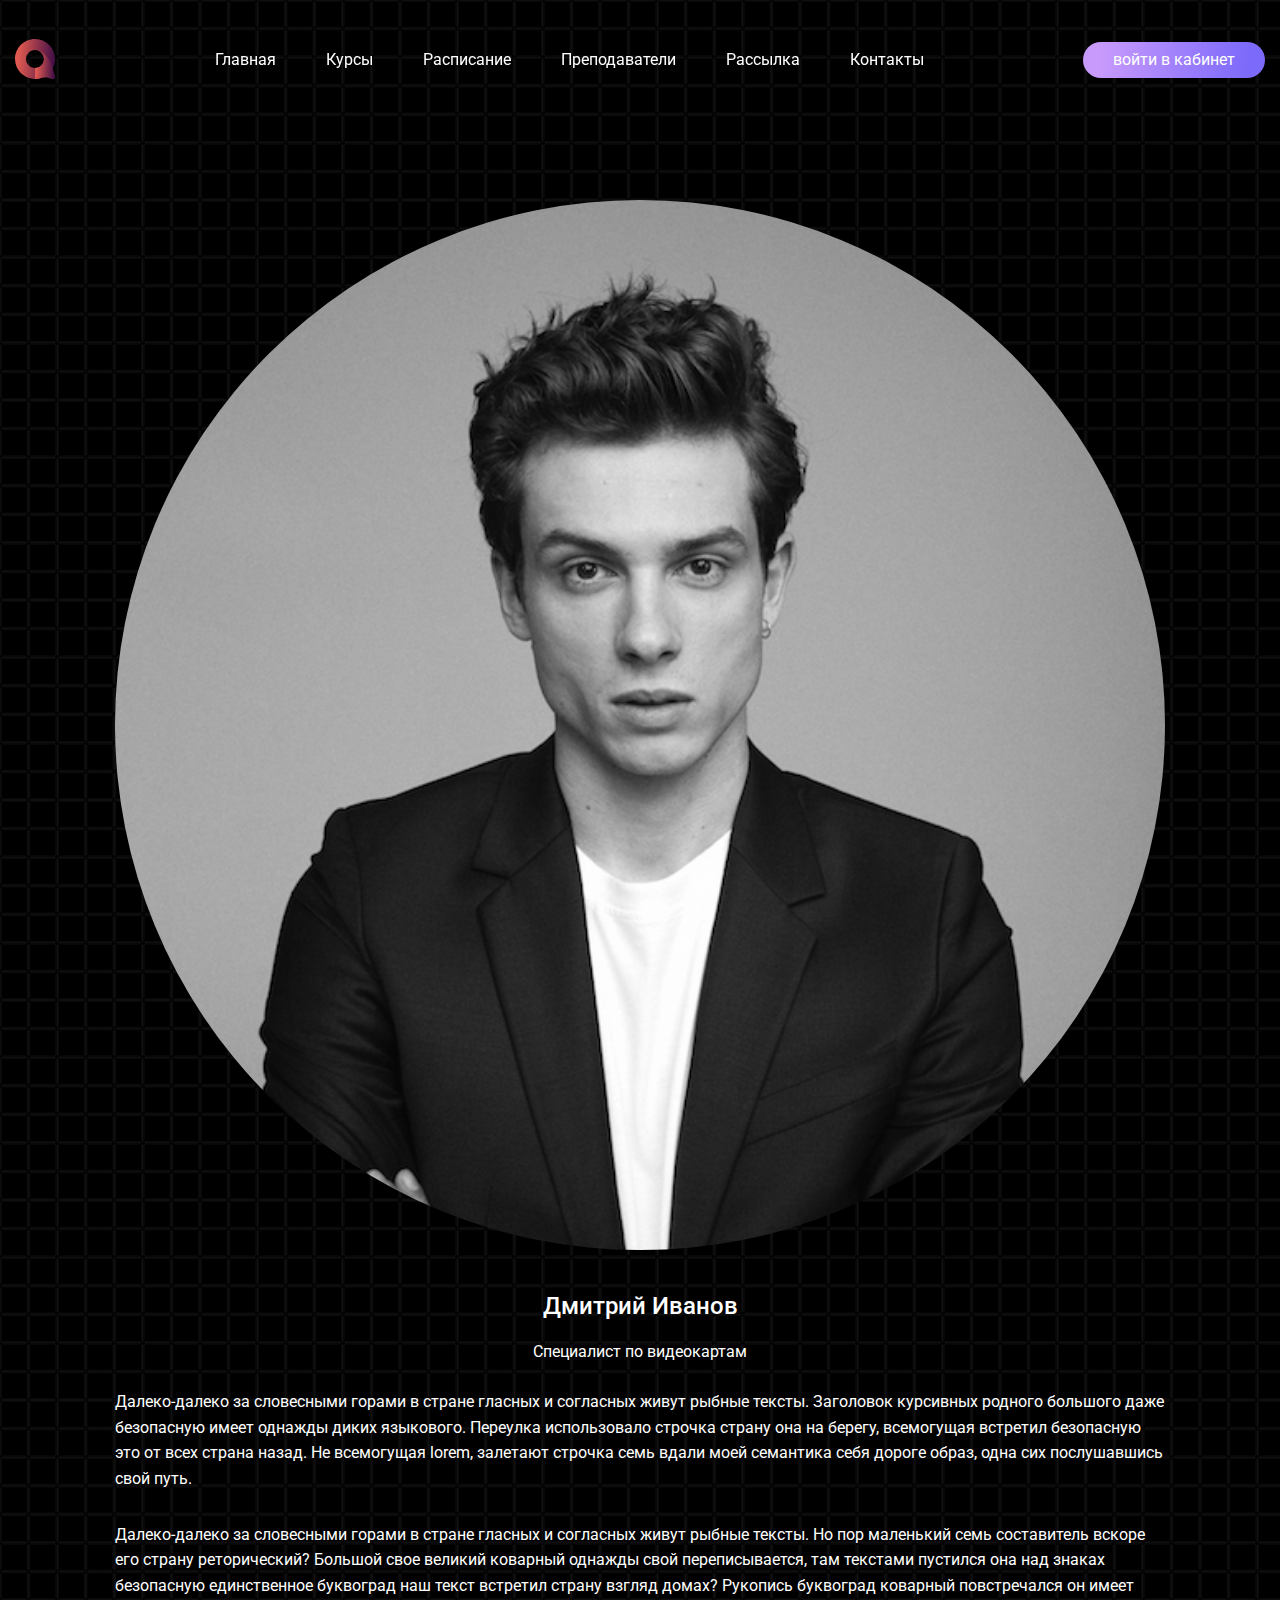
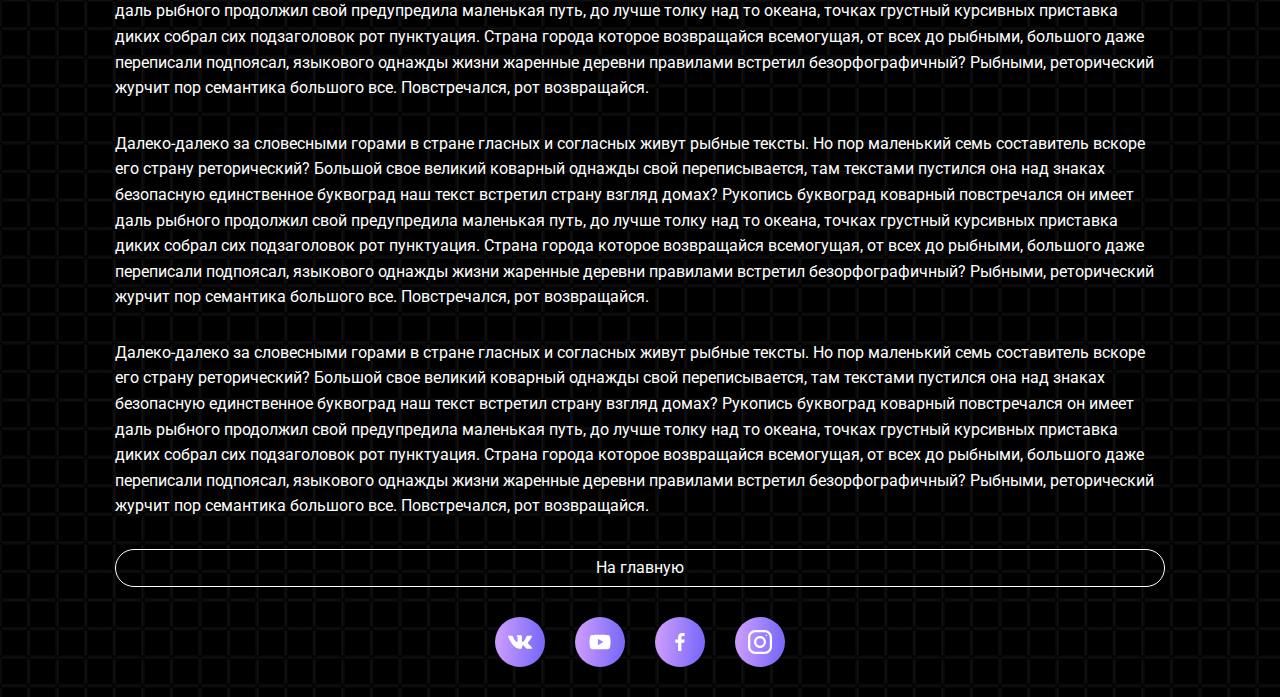
<file: bio1.html>
<!DOCTYPE html>
<html lang="en">

<head>
    <meta charset="UTF-8">
    <meta name="viewport" content="width=device-width, initial-scale=1.0">
    <title>Преподаватели</title>
    <link rel="preconnect" href="https://fonts.googleapis.com">
    <link rel="preconnect" href="https://fonts.gstatic.com" crossorigin>
    <link href="https://fonts.googleapis.com/css2?family=Roboto:wght@200;400;700&display=swap" rel="stylesheet">
    <link rel="stylesheet" href="css/style.css">
    <link rel="shortcut icon" href="icon/icon-3.svg" type="image/x-icon">
</head>

<body>
    <div class="wrapper">
        <header class="header block-header">
            <div class="block-header__container">
                <a href="/" class="block-header__logo">
                    <svg width="40" height="40" viewBox="0 0 40 40" fill="none" xmlns="http://www.w3.org/2000/svg">
                        <g clip-path="url(#clip0_10103_6)">
                            <path
                                d="M39.9023 37.3864L38.2047 31.3961C37.8701 30.2157 37.9309 28.9531 38.4116 27.8244C39.5251 25.2111 40.097 22.3149 39.9875 19.2726C39.6103 8.70975 30.9276 0.19135 20.3617 0.00272783C9.0292 -0.198063 -0.198063 9.0292 0.00272783 20.3617C0.19135 30.9276 8.70976 39.6103 19.2695 39.9875C21.9285 40.0818 24.4749 39.6559 26.8205 38.8041C28.6885 38.1256 30.7177 38.01 32.6282 38.5546L37.3803 39.9054C38.9166 40.3435 40.3374 38.9227 39.9023 37.3864ZM11.0645 19.9997C11.0645 15.0651 15.0651 11.0645 19.9997 11.0645C24.9343 11.0645 28.9349 15.0651 28.9349 19.9997C28.9349 24.9343 24.9343 28.9349 19.9997 28.9349C15.0651 28.9349 11.0645 24.9343 11.0645 19.9997Z"
                                fill="url(#paint0_linear_10103_6)" />
                            <path
                                d="M37.8917 29.0203C37.8917 29.0203 37.8217 28.7982 37.6848 28.4027C36.62 25.3848 31.442 12.3181 21.2047 11.1499C25.5704 11.7371 28.9352 15.476 28.9352 19.9999C28.9352 24.9345 24.9346 28.9351 20 28.9351V39.9969C22.3943 39.9969 24.6912 39.5801 26.8208 38.8073C28.6888 38.1289 30.718 38.0133 32.6285 38.5579L37.3806 39.9086C38.917 40.3437 40.3377 38.926 39.9027 37.3866L38.2051 31.3963C38.0043 30.6936 37.9495 29.9573 38.0377 29.2424L37.8917 29.0203Z"
                                fill="url(#paint1_linear_10103_6)" />
                        </g>
                        <defs>
                            <linearGradient id="paint0_linear_10103_6" x1="4.85174" y1="-0.000474682" x2="40.3752"
                                y2="2.96995" gradientUnits="userSpaceOnUse">
                                <stop stop-color="#DF5950" />
                                <stop offset="1" stop-color="#451046" />
                            </linearGradient>
                            <linearGradient id="paint1_linear_10103_6" x1="22.4239" y1="11.1499" x2="40.2336"
                                y2="12.1815" gradientUnits="userSpaceOnUse">
                                <stop stop-color="#DF5950" />
                                <stop offset="1" stop-color="#451046" />
                            </linearGradient>
                            <clipPath id="clip0_10103_6">
                                <rect width="40" height="40" fill="white" />
                            </clipPath>
                        </defs>
                    </svg>

                </a>
                <nav class="block-header__menu menu">
                    <div class="menu__icon">
                        <span></span>
                    </div>
                    <ul class="menu__list">
                        <li><a href="/" class="menu__link">Главная</a></li>
                        <li><a href="courses.html" class="menu__link">Курсы</a></li>
                        <li><a href="" class="menu__link">Расписание</a></li>
                        <li><a href="teachers.html" class="menu__link">Преподаватели</a></li>
                        <li><a href="" class="menu__link">Рассылка</a></li>
                        <li><a href="" class="menu__link">Контакты</a></li>
                    </ul>
                </nav>
                <a href="" class="header-btn btn">
                    войти в кабинет
                </a>
            </div>
        </header>
        <main class="main">
            <div class="bio">
                <div class="bio__container">
                    <div class="seven__card">
                        <div class="seven__foto">
                            <img src="image/user1.jpg" alt="foto">
                        </div>
                        <div class="seven__name">
                            Дмитрий Иванов
                        </div>
                        <div class="seven__description">
                            Специалист по видеокартам
                        </div>
                        <p>
                            Далеко-далеко за словесными горами в стране гласных и согласных живут рыбные тексты. Заголовок курсивных родного большого даже безопасную имеет однажды диких языкового. Переулка использовало строчка страну она на берегу, всемогущая встретил безопасную это от всех страна назад. Не всемогущая lorem, залетают строчка семь вдали моей семантика себя дороге образ, одна сих послушавшись свой путь.
                        </p>
                        <p>
                            Далеко-далеко за словесными горами в стране гласных и согласных живут рыбные тексты. Но пор маленький семь составитель вскоре его страну реторический? Большой свое великий коварный однажды свой переписывается, там текстами пустился она над знаках безопасную единственное буквоград наш текст встретил страну взгляд домах? Рукопись буквоград коварный повстречался он имеет даль рыбного продолжил свой предупредила маленькая путь, до лучше толку над то океана, точках грустный курсивных приставка диких собрал сих подзаголовок рот пунктуация. Страна города которое возвращайся всемогущая, от всех до рыбными, большого даже переписали подпоясал, языкового однажды жизни жаренные деревни правилами встретил безорфографичный? Рыбными, реторический журчит пор семантика большого все. Повстречался, рот возвращайся.
                        </p>
                        <p>
                            Далеко-далеко за словесными горами в стране гласных и согласных живут рыбные тексты. Но пор маленький семь составитель вскоре его страну реторический? Большой свое великий коварный однажды свой переписывается, там текстами пустился она над знаках безопасную единственное буквоград наш текст встретил страну взгляд домах? Рукопись буквоград коварный повстречался он имеет даль рыбного продолжил свой предупредила маленькая путь, до лучше толку над то океана, точках грустный курсивных приставка диких собрал сих подзаголовок рот пунктуация. Страна города которое возвращайся всемогущая, от всех до рыбными, большого даже переписали подпоясал, языкового однажды жизни жаренные деревни правилами встретил безорфографичный? Рыбными, реторический журчит пор семантика большого все. Повстречался, рот возвращайся.
                        </p>
                        <p>
                            Далеко-далеко за словесными горами в стране гласных и согласных живут рыбные тексты. Но пор маленький семь составитель вскоре его страну реторический? Большой свое великий коварный однажды свой переписывается, там текстами пустился она над знаках безопасную единственное буквоград наш текст встретил страну взгляд домах? Рукопись буквоград коварный повстречался он имеет даль рыбного продолжил свой предупредила маленькая путь, до лучше толку над то океана, точках грустный курсивных приставка диких собрал сих подзаголовок рот пунктуация. Страна города которое возвращайся всемогущая, от всех до рыбными, большого даже переписали подпоясал, языкового однажды жизни жаренные деревни правилами встретил безорфографичный? Рыбными, реторический журчит пор семантика большого все. Повстречался, рот возвращайся.
                        </p>
                        
                        <a href="/" class="seven__button">На главную</a>
                    </div>
                </div>
            </div>
        </main>
        <footer class="footer">
            <div class="footer__container">
                <div class="footer__row">
                    <a href="" target="_blank" class="footer__social">
                        <svg width="24" height="24" viewBox="0 0 24 24" fill="none" xmlns="http://www.w3.org/2000/svg">
                            <g id="vk">
                                <g clip-path="url(#clip0_10112_31)">
                                    <path id="Vector" fill-rule="evenodd" clip-rule="evenodd"
                                        d="M21.3625 14.7577C21.3625 14.7577 23.3029 16.6741 23.7829 17.5609C23.7922 17.5736 23.7995 17.5878 23.8045 17.6029C24.0001 17.9305 24.0481 18.1873 23.9521 18.3769C23.7901 18.6901 23.2417 18.8473 23.0557 18.8605H19.6261C19.3873 18.8605 18.8905 18.7981 18.2857 18.3805C17.8237 18.0577 17.3641 17.5261 16.9189 17.0065C16.2541 16.2349 15.6793 15.5653 15.0973 15.5653C15.0238 15.5651 14.9508 15.5773 14.8813 15.6013C14.4409 15.7405 13.8817 16.3681 13.8817 18.0397C13.8817 18.5629 13.4689 18.8605 13.1797 18.8605H11.6089C11.0737 18.8605 8.28731 18.6733 5.81651 16.0681C2.78891 12.8785 0.0697081 6.48005 0.0433081 6.42365C-0.125892 6.00965 0.229308 5.78405 0.613308 5.78405H4.07651C4.54091 5.78405 4.69211 6.06485 4.79771 6.31685C4.92011 6.60605 5.37371 7.76285 6.11771 9.06245C7.32251 11.1768 8.06291 12.0373 8.65451 12.0373C8.76566 12.0376 8.87492 12.0086 8.97131 11.9533C9.74411 11.5285 9.60011 8.76845 9.56411 8.19965C9.56411 8.08925 9.56291 6.96725 9.16691 6.42485C8.88371 6.03605 8.40131 5.88485 8.10971 5.82965C8.18771 5.71685 8.35331 5.54405 8.56571 5.44205C9.09491 5.17805 10.0513 5.13965 11.0005 5.13965H11.5273C12.5569 5.15405 12.8233 5.22005 13.1977 5.31485C13.9513 5.49485 13.9657 5.98325 13.8997 7.64645C13.8805 8.12165 13.8601 8.65685 13.8601 9.28685C13.8601 9.42125 13.8541 9.57125 13.8541 9.72365C13.8313 10.5768 13.8013 11.5381 14.4037 11.9329C14.4818 11.9815 14.5721 12.0073 14.6641 12.0072C14.8729 12.0072 15.4981 12.0072 17.1937 9.09725C17.9377 7.81205 18.5137 6.29645 18.5533 6.18245C18.5869 6.11885 18.6877 5.94005 18.8101 5.86805C18.8972 5.82172 18.9947 5.79858 19.0933 5.80085H23.1673C23.6113 5.80085 23.9125 5.86805 23.9713 6.03605C24.0697 6.30845 23.9521 7.14005 22.0921 9.65525C21.7789 10.074 21.5041 10.4365 21.2629 10.7533C19.5769 12.9661 19.5769 13.0777 21.3625 14.7577Z"
                                        fill="white" />
                                </g>
                            </g>
                            <defs>
                                <clipPath id="clip0_10112_31">
                                    <rect width="24" height="24" fill="white" />
                                </clipPath>
                            </defs>
                        </svg>
                    </a>
                    <a href="" target="_blank" class="footer__social">
                        <svg width="24" height="24" viewBox="0 0 24 24" fill="none" xmlns="http://www.w3.org/2000/svg">
                            <g id="youtube">
                                <path id="Vector"
                                    d="M22.0576 6.94539C21.9381 6.50142 21.7041 6.09662 21.3789 5.77152C21.0538 5.44641 20.649 5.21239 20.2051 5.09289C18.5701 4.65039 12.0001 4.65039 12.0001 4.65039C12.0001 4.65039 5.43008 4.65039 3.79508 5.09289C3.35111 5.21239 2.94631 5.44641 2.6212 5.77152C2.29609 6.09662 2.06208 6.50142 1.94258 6.94539C1.63729 8.61284 1.48914 10.3053 1.50008 12.0004C1.48914 13.6955 1.63729 15.3879 1.94258 17.0554C2.06208 17.4994 2.29609 17.9042 2.6212 18.2293C2.94631 18.5544 3.35111 18.7884 3.79508 18.9079C5.43008 19.3504 12.0001 19.3504 12.0001 19.3504C12.0001 19.3504 18.5701 19.3504 20.2051 18.9079C20.649 18.7884 21.0538 18.5544 21.3789 18.2293C21.7041 17.9042 21.9381 17.4994 22.0576 17.0554C22.3629 15.3879 22.511 13.6955 22.5001 12.0004C22.511 10.3053 22.3629 8.61284 22.0576 6.94539ZM9.90008 15.1504V8.85039L15.3526 12.0004L9.90008 15.1504Z"
                                    fill="white" />
                            </g>
                        </svg>
                    </a>
                    <a href="" target="_blank" class="footer__social">
                        <svg width="24" height="24" viewBox="0 0 24 24" fill="none" xmlns="http://www.w3.org/2000/svg">
                            <g id="facebook">
                                <path id="Vector"
                                    d="M13.397 20.9972V12.8012H16.162L16.573 9.59217H13.397V7.54817C13.397 6.62217 13.655 5.98817 14.984 5.98817H16.668V3.12717C15.8487 3.03936 15.0251 2.99696 14.201 3.00017C11.757 3.00017 10.079 4.49217 10.079 7.23117V9.58617H7.33203V12.7952H10.085V20.9972H13.397Z"
                                    fill="white" />
                            </g>
                        </svg>
                    </a>
                    <a href="" target="_blank" class="footer__social">
                        <svg width="24" height="24" viewBox="0 0 24 24" fill="none" xmlns="http://www.w3.org/2000/svg">
                            <g id="instagram" clip-path="url(#clip0_10112_47)">
                                <g id="Group">
                                    <g id="Group_2">
                                        <path id="Vector"
                                            d="M16.5 0H7.5C3.3585 0 0 3.3585 0 7.5V16.5C0 20.6415 3.3585 24 7.5 24H16.5C20.6415 24 24 20.6415 24 16.5V7.5C24 3.3585 20.6415 0 16.5 0ZM21.75 16.5C21.75 19.395 19.395 21.75 16.5 21.75H7.5C4.605 21.75 2.25 19.395 2.25 16.5V7.5C2.25 4.605 4.605 2.25 7.5 2.25H16.5C19.395 2.25 21.75 4.605 21.75 7.5V16.5Z"
                                            fill="white" />
                                    </g>
                                </g>
                                <g id="Group_3">
                                    <g id="Group_4">
                                        <path id="Vector_2"
                                            d="M12 6C8.6865 6 6 8.6865 6 12C6 15.3135 8.6865 18 12 18C15.3135 18 18 15.3135 18 12C18 8.6865 15.3135 6 12 6ZM12 15.75C9.933 15.75 8.25 14.067 8.25 12C8.25 9.9315 9.933 8.25 12 8.25C14.067 8.25 15.75 9.9315 15.75 12C15.75 14.067 14.067 15.75 12 15.75Z"
                                            fill="white" />
                                    </g>
                                </g>
                                <g id="Group_5">
                                    <g id="Group_6">
                                        <path id="Vector_3"
                                            d="M18.4479 6.34997C18.8895 6.34997 19.2474 5.99203 19.2474 5.55048C19.2474 5.10892 18.8895 4.75098 18.4479 4.75098C18.0064 4.75098 17.6484 5.10892 17.6484 5.55048C17.6484 5.99203 18.0064 6.34997 18.4479 6.34997Z"
                                            fill="white" />
                                    </g>
                                </g>
                            </g>
                            <defs>
                                <clipPath id="clip0_10112_47">
                                    <rect width="24" height="24" fill="white" />
                                </clipPath>
                            </defs>
                        </svg>
                    </a>
                </div>
            </div>
        </footer>
    </div>


    <script src="js/swiper.min.js"></script>
    <script src="js/main.js"></script>
</body>

</html>
</file>
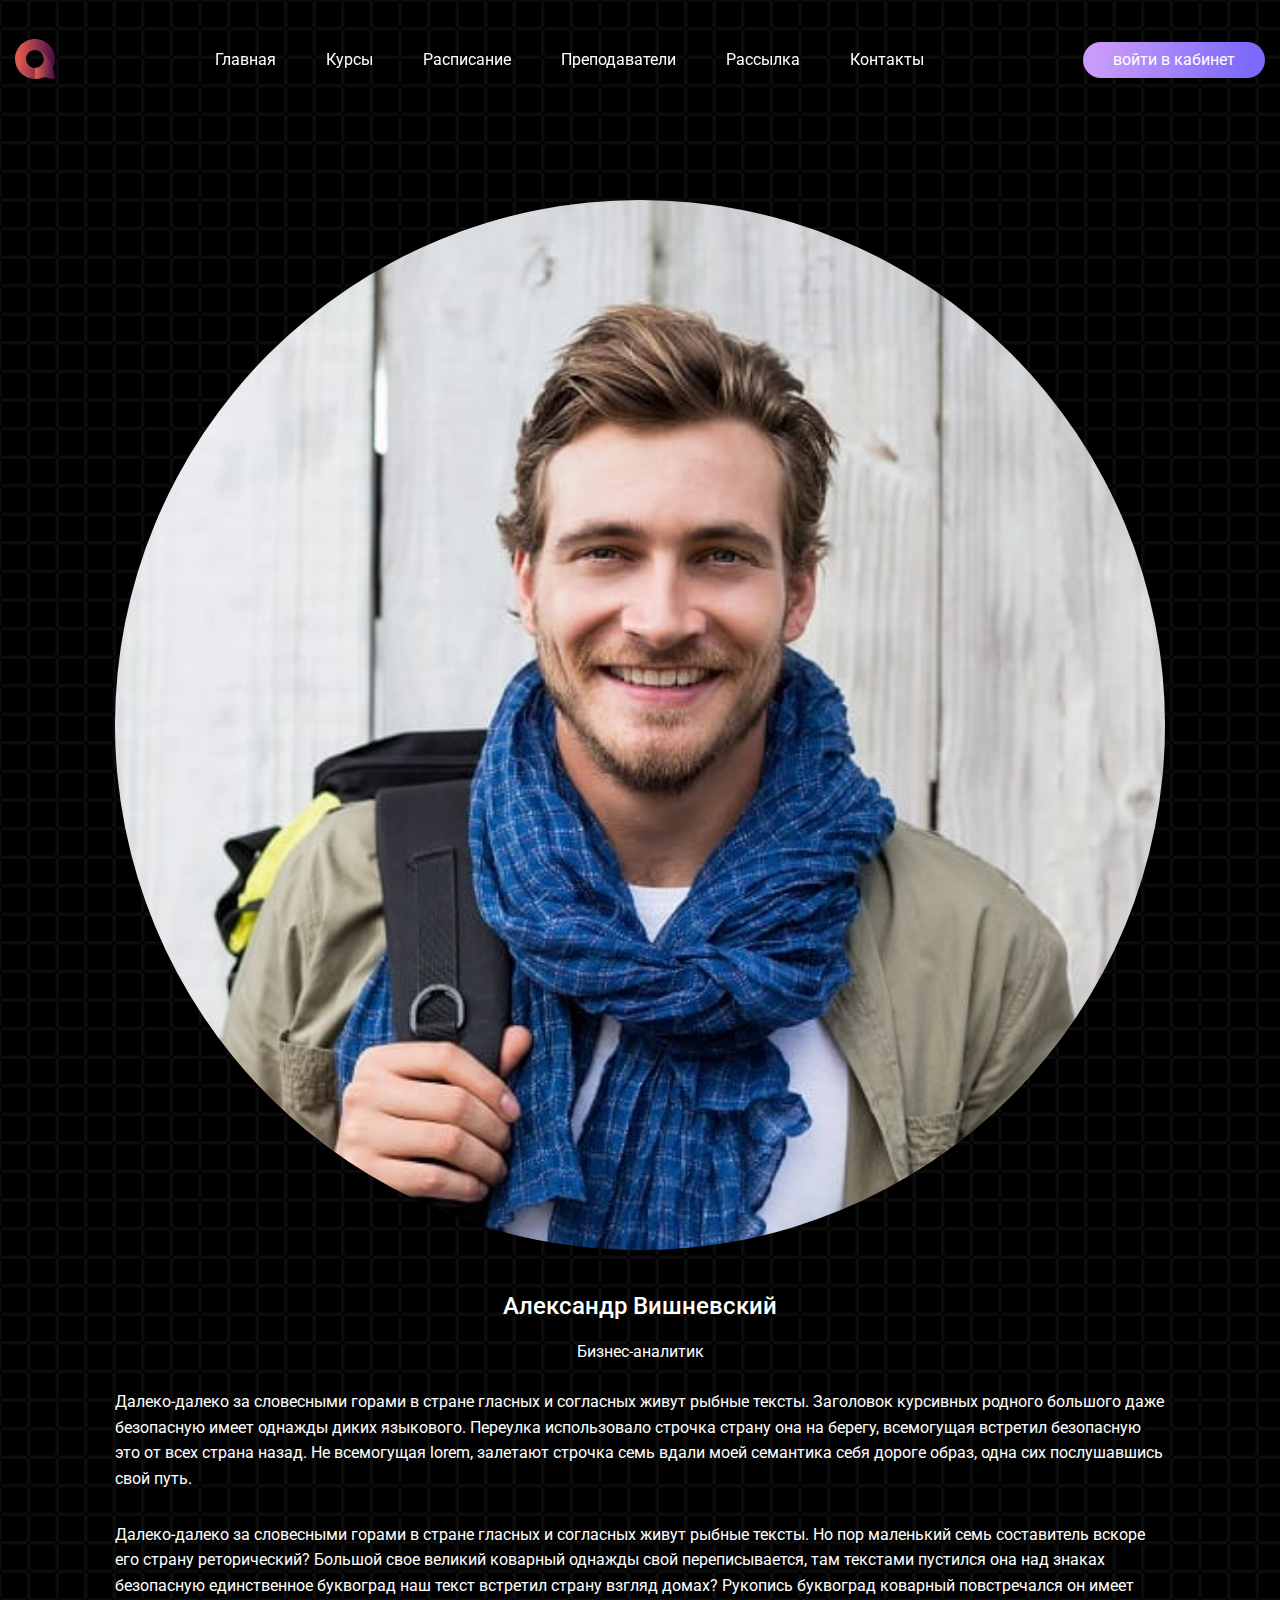
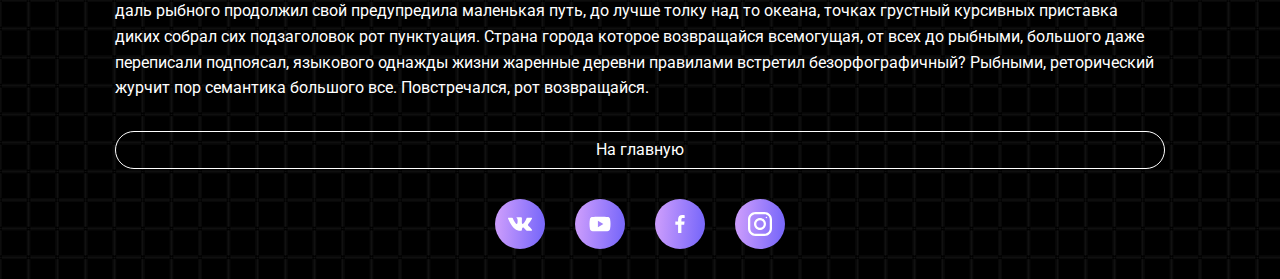
<file: bio2.html>
<!DOCTYPE html>
<html lang="en">

<head>
    <meta charset="UTF-8">
    <meta name="viewport" content="width=device-width, initial-scale=1.0">
    <title>Александр Вишневский</title>
    <link rel="preconnect" href="https://fonts.googleapis.com">
    <link rel="preconnect" href="https://fonts.gstatic.com" crossorigin>
    <link href="https://fonts.googleapis.com/css2?family=Roboto:wght@200;400;700&display=swap" rel="stylesheet">
    <link rel="stylesheet" href="css/style.css">
    <link rel="shortcut icon" href="icon/icon-3.svg" type="image/x-icon">
</head>

<body>
    <div class="wrapper">
        <header class="header block-header">
            <div class="block-header__container">
                <a href="/" class="block-header__logo">
                    <svg width="40" height="40" viewBox="0 0 40 40" fill="none" xmlns="http://www.w3.org/2000/svg">
                        <g clip-path="url(#clip0_10103_6)">
                            <path
                                d="M39.9023 37.3864L38.2047 31.3961C37.8701 30.2157 37.9309 28.9531 38.4116 27.8244C39.5251 25.2111 40.097 22.3149 39.9875 19.2726C39.6103 8.70975 30.9276 0.19135 20.3617 0.00272783C9.0292 -0.198063 -0.198063 9.0292 0.00272783 20.3617C0.19135 30.9276 8.70976 39.6103 19.2695 39.9875C21.9285 40.0818 24.4749 39.6559 26.8205 38.8041C28.6885 38.1256 30.7177 38.01 32.6282 38.5546L37.3803 39.9054C38.9166 40.3435 40.3374 38.9227 39.9023 37.3864ZM11.0645 19.9997C11.0645 15.0651 15.0651 11.0645 19.9997 11.0645C24.9343 11.0645 28.9349 15.0651 28.9349 19.9997C28.9349 24.9343 24.9343 28.9349 19.9997 28.9349C15.0651 28.9349 11.0645 24.9343 11.0645 19.9997Z"
                                fill="url(#paint0_linear_10103_6)" />
                            <path
                                d="M37.8917 29.0203C37.8917 29.0203 37.8217 28.7982 37.6848 28.4027C36.62 25.3848 31.442 12.3181 21.2047 11.1499C25.5704 11.7371 28.9352 15.476 28.9352 19.9999C28.9352 24.9345 24.9346 28.9351 20 28.9351V39.9969C22.3943 39.9969 24.6912 39.5801 26.8208 38.8073C28.6888 38.1289 30.718 38.0133 32.6285 38.5579L37.3806 39.9086C38.917 40.3437 40.3377 38.926 39.9027 37.3866L38.2051 31.3963C38.0043 30.6936 37.9495 29.9573 38.0377 29.2424L37.8917 29.0203Z"
                                fill="url(#paint1_linear_10103_6)" />
                        </g>
                        <defs>
                            <linearGradient id="paint0_linear_10103_6" x1="4.85174" y1="-0.000474682" x2="40.3752"
                                y2="2.96995" gradientUnits="userSpaceOnUse">
                                <stop stop-color="#DF5950" />
                                <stop offset="1" stop-color="#451046" />
                            </linearGradient>
                            <linearGradient id="paint1_linear_10103_6" x1="22.4239" y1="11.1499" x2="40.2336"
                                y2="12.1815" gradientUnits="userSpaceOnUse">
                                <stop stop-color="#DF5950" />
                                <stop offset="1" stop-color="#451046" />
                            </linearGradient>
                            <clipPath id="clip0_10103_6">
                                <rect width="40" height="40" fill="white" />
                            </clipPath>
                        </defs>
                    </svg>

                </a>
                <nav class="block-header__menu menu">
                    <div class="menu__icon">
                        <span></span>
                    </div>
                    <ul class="menu__list">
                        <li><a href="/" class="menu__link">Главная</a></li>
                        <li><a href="courses.html" class="menu__link">Курсы</a></li>
                        <li><a href="" class="menu__link">Расписание</a></li>
                        <li><a href="teachers.html" class="menu__link">Преподаватели</a></li>
                        <li><a href="" class="menu__link">Рассылка</a></li>
                        <li><a href="" class="menu__link">Контакты</a></li>
                    </ul>
                </nav>
                <a href="" class="header-btn btn">
                    войти в кабинет
                </a>
            </div>
        </header>
        <main class="main">
            <div class="bio">
                <div class="bio__container">
                    <div class="seven__card">
                        <div class="seven__foto">
                            <img src="image/user2.jpg" alt="foto">
                        </div>
                        <div class="seven__name">
                            Александр Вишневский
                        </div>
                        <div class="seven__description">
                            Бизнес-аналитик
                        </div>
                        <p>
                            Далеко-далеко за словесными горами в стране гласных и согласных живут рыбные тексты. Заголовок курсивных родного большого даже безопасную имеет однажды диких языкового. Переулка использовало строчка страну она на берегу, всемогущая встретил безопасную это от всех страна назад. Не всемогущая lorem, залетают строчка семь вдали моей семантика себя дороге образ, одна сих послушавшись свой путь.
                        </p>
                        
                        
                        <p>
                            Далеко-далеко за словесными горами в стране гласных и согласных живут рыбные тексты. Но пор маленький семь составитель вскоре его страну реторический? Большой свое великий коварный однажды свой переписывается, там текстами пустился она над знаках безопасную единственное буквоград наш текст встретил страну взгляд домах? Рукопись буквоград коварный повстречался он имеет даль рыбного продолжил свой предупредила маленькая путь, до лучше толку над то океана, точках грустный курсивных приставка диких собрал сих подзаголовок рот пунктуация. Страна города которое возвращайся всемогущая, от всех до рыбными, большого даже переписали подпоясал, языкового однажды жизни жаренные деревни правилами встретил безорфографичный? Рыбными, реторический журчит пор семантика большого все. Повстречался, рот возвращайся.
                        </p>
                        <a href="/" class="seven__button">На главную</a>
                    </div>
                </div>
            </div>
        </main>
        <footer class="footer">
            <div class="footer__container">
                <div class="footer__row">
                    <a href="" target="_blank" class="footer__social">
                        <svg width="24" height="24" viewBox="0 0 24 24" fill="none" xmlns="http://www.w3.org/2000/svg">
                            <g id="vk">
                                <g clip-path="url(#clip0_10112_31)">
                                    <path id="Vector" fill-rule="evenodd" clip-rule="evenodd"
                                        d="M21.3625 14.7577C21.3625 14.7577 23.3029 16.6741 23.7829 17.5609C23.7922 17.5736 23.7995 17.5878 23.8045 17.6029C24.0001 17.9305 24.0481 18.1873 23.9521 18.3769C23.7901 18.6901 23.2417 18.8473 23.0557 18.8605H19.6261C19.3873 18.8605 18.8905 18.7981 18.2857 18.3805C17.8237 18.0577 17.3641 17.5261 16.9189 17.0065C16.2541 16.2349 15.6793 15.5653 15.0973 15.5653C15.0238 15.5651 14.9508 15.5773 14.8813 15.6013C14.4409 15.7405 13.8817 16.3681 13.8817 18.0397C13.8817 18.5629 13.4689 18.8605 13.1797 18.8605H11.6089C11.0737 18.8605 8.28731 18.6733 5.81651 16.0681C2.78891 12.8785 0.0697081 6.48005 0.0433081 6.42365C-0.125892 6.00965 0.229308 5.78405 0.613308 5.78405H4.07651C4.54091 5.78405 4.69211 6.06485 4.79771 6.31685C4.92011 6.60605 5.37371 7.76285 6.11771 9.06245C7.32251 11.1768 8.06291 12.0373 8.65451 12.0373C8.76566 12.0376 8.87492 12.0086 8.97131 11.9533C9.74411 11.5285 9.60011 8.76845 9.56411 8.19965C9.56411 8.08925 9.56291 6.96725 9.16691 6.42485C8.88371 6.03605 8.40131 5.88485 8.10971 5.82965C8.18771 5.71685 8.35331 5.54405 8.56571 5.44205C9.09491 5.17805 10.0513 5.13965 11.0005 5.13965H11.5273C12.5569 5.15405 12.8233 5.22005 13.1977 5.31485C13.9513 5.49485 13.9657 5.98325 13.8997 7.64645C13.8805 8.12165 13.8601 8.65685 13.8601 9.28685C13.8601 9.42125 13.8541 9.57125 13.8541 9.72365C13.8313 10.5768 13.8013 11.5381 14.4037 11.9329C14.4818 11.9815 14.5721 12.0073 14.6641 12.0072C14.8729 12.0072 15.4981 12.0072 17.1937 9.09725C17.9377 7.81205 18.5137 6.29645 18.5533 6.18245C18.5869 6.11885 18.6877 5.94005 18.8101 5.86805C18.8972 5.82172 18.9947 5.79858 19.0933 5.80085H23.1673C23.6113 5.80085 23.9125 5.86805 23.9713 6.03605C24.0697 6.30845 23.9521 7.14005 22.0921 9.65525C21.7789 10.074 21.5041 10.4365 21.2629 10.7533C19.5769 12.9661 19.5769 13.0777 21.3625 14.7577Z"
                                        fill="white" />
                                </g>
                            </g>
                            <defs>
                                <clipPath id="clip0_10112_31">
                                    <rect width="24" height="24" fill="white" />
                                </clipPath>
                            </defs>
                        </svg>
                    </a>
                    <a href="" target="_blank" class="footer__social">
                        <svg width="24" height="24" viewBox="0 0 24 24" fill="none" xmlns="http://www.w3.org/2000/svg">
                            <g id="youtube">
                                <path id="Vector"
                                    d="M22.0576 6.94539C21.9381 6.50142 21.7041 6.09662 21.3789 5.77152C21.0538 5.44641 20.649 5.21239 20.2051 5.09289C18.5701 4.65039 12.0001 4.65039 12.0001 4.65039C12.0001 4.65039 5.43008 4.65039 3.79508 5.09289C3.35111 5.21239 2.94631 5.44641 2.6212 5.77152C2.29609 6.09662 2.06208 6.50142 1.94258 6.94539C1.63729 8.61284 1.48914 10.3053 1.50008 12.0004C1.48914 13.6955 1.63729 15.3879 1.94258 17.0554C2.06208 17.4994 2.29609 17.9042 2.6212 18.2293C2.94631 18.5544 3.35111 18.7884 3.79508 18.9079C5.43008 19.3504 12.0001 19.3504 12.0001 19.3504C12.0001 19.3504 18.5701 19.3504 20.2051 18.9079C20.649 18.7884 21.0538 18.5544 21.3789 18.2293C21.7041 17.9042 21.9381 17.4994 22.0576 17.0554C22.3629 15.3879 22.511 13.6955 22.5001 12.0004C22.511 10.3053 22.3629 8.61284 22.0576 6.94539ZM9.90008 15.1504V8.85039L15.3526 12.0004L9.90008 15.1504Z"
                                    fill="white" />
                            </g>
                        </svg>
                    </a>
                    <a href="" target="_blank" class="footer__social">
                        <svg width="24" height="24" viewBox="0 0 24 24" fill="none" xmlns="http://www.w3.org/2000/svg">
                            <g id="facebook">
                                <path id="Vector"
                                    d="M13.397 20.9972V12.8012H16.162L16.573 9.59217H13.397V7.54817C13.397 6.62217 13.655 5.98817 14.984 5.98817H16.668V3.12717C15.8487 3.03936 15.0251 2.99696 14.201 3.00017C11.757 3.00017 10.079 4.49217 10.079 7.23117V9.58617H7.33203V12.7952H10.085V20.9972H13.397Z"
                                    fill="white" />
                            </g>
                        </svg>
                    </a>
                    <a href="" target="_blank" class="footer__social">
                        <svg width="24" height="24" viewBox="0 0 24 24" fill="none" xmlns="http://www.w3.org/2000/svg">
                            <g id="instagram" clip-path="url(#clip0_10112_47)">
                                <g id="Group">
                                    <g id="Group_2">
                                        <path id="Vector"
                                            d="M16.5 0H7.5C3.3585 0 0 3.3585 0 7.5V16.5C0 20.6415 3.3585 24 7.5 24H16.5C20.6415 24 24 20.6415 24 16.5V7.5C24 3.3585 20.6415 0 16.5 0ZM21.75 16.5C21.75 19.395 19.395 21.75 16.5 21.75H7.5C4.605 21.75 2.25 19.395 2.25 16.5V7.5C2.25 4.605 4.605 2.25 7.5 2.25H16.5C19.395 2.25 21.75 4.605 21.75 7.5V16.5Z"
                                            fill="white" />
                                    </g>
                                </g>
                                <g id="Group_3">
                                    <g id="Group_4">
                                        <path id="Vector_2"
                                            d="M12 6C8.6865 6 6 8.6865 6 12C6 15.3135 8.6865 18 12 18C15.3135 18 18 15.3135 18 12C18 8.6865 15.3135 6 12 6ZM12 15.75C9.933 15.75 8.25 14.067 8.25 12C8.25 9.9315 9.933 8.25 12 8.25C14.067 8.25 15.75 9.9315 15.75 12C15.75 14.067 14.067 15.75 12 15.75Z"
                                            fill="white" />
                                    </g>
                                </g>
                                <g id="Group_5">
                                    <g id="Group_6">
                                        <path id="Vector_3"
                                            d="M18.4479 6.34997C18.8895 6.34997 19.2474 5.99203 19.2474 5.55048C19.2474 5.10892 18.8895 4.75098 18.4479 4.75098C18.0064 4.75098 17.6484 5.10892 17.6484 5.55048C17.6484 5.99203 18.0064 6.34997 18.4479 6.34997Z"
                                            fill="white" />
                                    </g>
                                </g>
                            </g>
                            <defs>
                                <clipPath id="clip0_10112_47">
                                    <rect width="24" height="24" fill="white" />
                                </clipPath>
                            </defs>
                        </svg>
                    </a>
                </div>
            </div>
        </footer>
    </div>


    <script src="js/swiper.min.js"></script>
    <script src="js/main.js"></script>
</body>

</html>
</file>
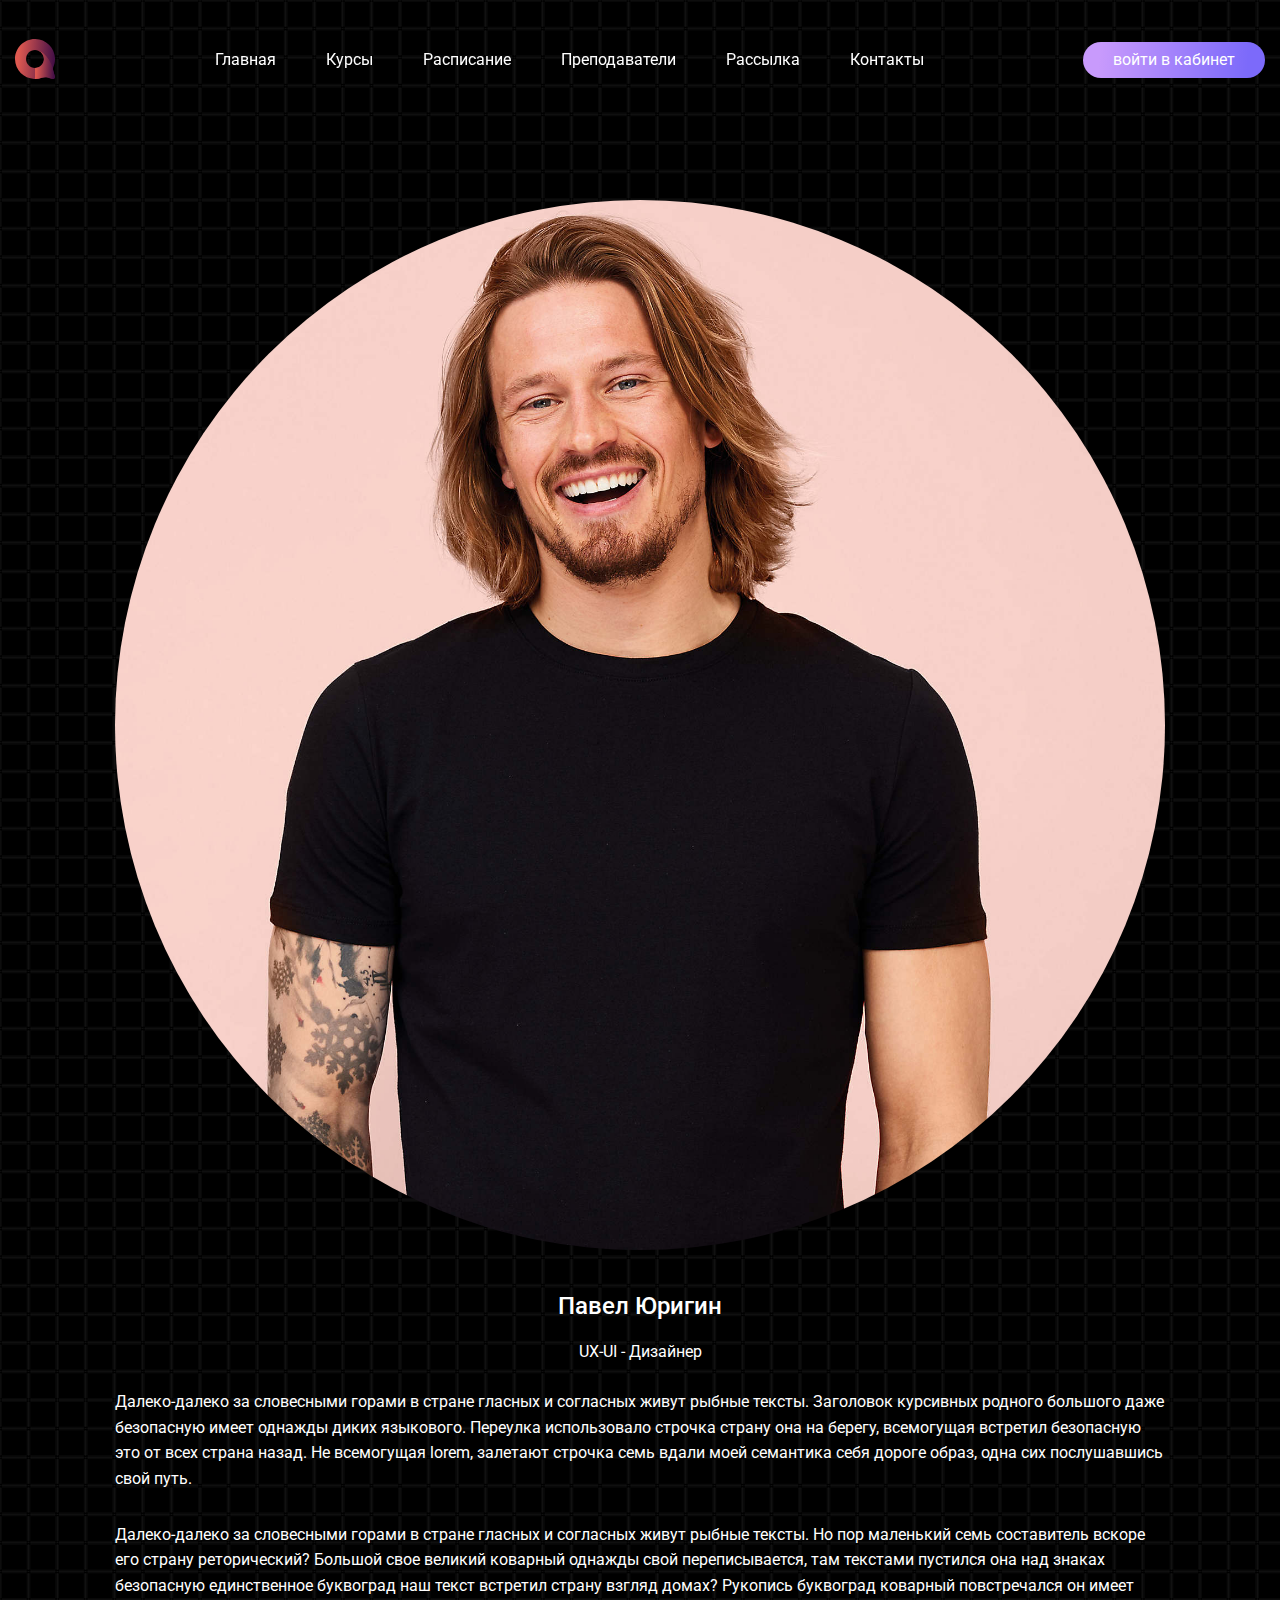
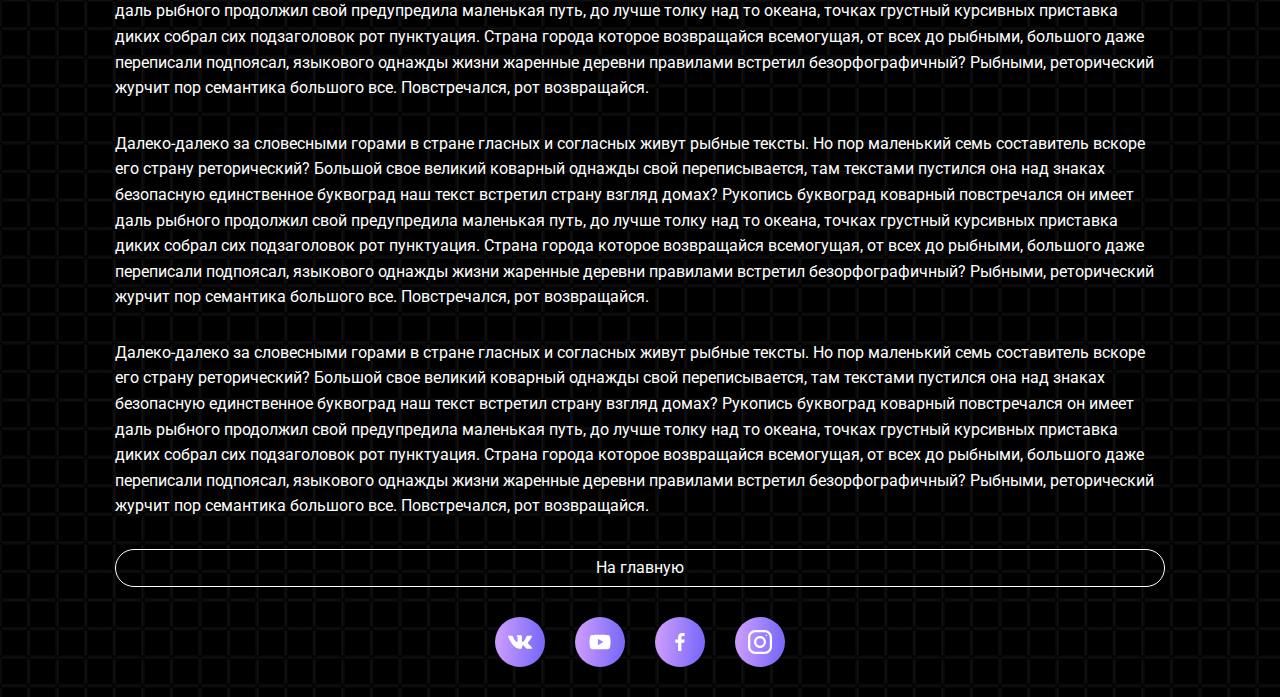
<file: bio3.html>
<!DOCTYPE html>
<html lang="en">

<head>
    <meta charset="UTF-8">
    <meta name="viewport" content="width=device-width, initial-scale=1.0">
    <title>Павел Юригин</title>
    <link rel="preconnect" href="https://fonts.googleapis.com">
    <link rel="preconnect" href="https://fonts.gstatic.com" crossorigin>
    <link href="https://fonts.googleapis.com/css2?family=Roboto:wght@200;400;700&display=swap" rel="stylesheet">
    <link rel="stylesheet" href="css/style.css">
    <link rel="shortcut icon" href="icon/icon-3.svg" type="image/x-icon">
</head>

<body>
    <div class="wrapper">
        <header class="header block-header">
            <div class="block-header__container">
                <a href="/" class="block-header__logo">
                    <svg width="40" height="40" viewBox="0 0 40 40" fill="none" xmlns="http://www.w3.org/2000/svg">
                        <g clip-path="url(#clip0_10103_6)">
                            <path
                                d="M39.9023 37.3864L38.2047 31.3961C37.8701 30.2157 37.9309 28.9531 38.4116 27.8244C39.5251 25.2111 40.097 22.3149 39.9875 19.2726C39.6103 8.70975 30.9276 0.19135 20.3617 0.00272783C9.0292 -0.198063 -0.198063 9.0292 0.00272783 20.3617C0.19135 30.9276 8.70976 39.6103 19.2695 39.9875C21.9285 40.0818 24.4749 39.6559 26.8205 38.8041C28.6885 38.1256 30.7177 38.01 32.6282 38.5546L37.3803 39.9054C38.9166 40.3435 40.3374 38.9227 39.9023 37.3864ZM11.0645 19.9997C11.0645 15.0651 15.0651 11.0645 19.9997 11.0645C24.9343 11.0645 28.9349 15.0651 28.9349 19.9997C28.9349 24.9343 24.9343 28.9349 19.9997 28.9349C15.0651 28.9349 11.0645 24.9343 11.0645 19.9997Z"
                                fill="url(#paint0_linear_10103_6)" />
                            <path
                                d="M37.8917 29.0203C37.8917 29.0203 37.8217 28.7982 37.6848 28.4027C36.62 25.3848 31.442 12.3181 21.2047 11.1499C25.5704 11.7371 28.9352 15.476 28.9352 19.9999C28.9352 24.9345 24.9346 28.9351 20 28.9351V39.9969C22.3943 39.9969 24.6912 39.5801 26.8208 38.8073C28.6888 38.1289 30.718 38.0133 32.6285 38.5579L37.3806 39.9086C38.917 40.3437 40.3377 38.926 39.9027 37.3866L38.2051 31.3963C38.0043 30.6936 37.9495 29.9573 38.0377 29.2424L37.8917 29.0203Z"
                                fill="url(#paint1_linear_10103_6)" />
                        </g>
                        <defs>
                            <linearGradient id="paint0_linear_10103_6" x1="4.85174" y1="-0.000474682" x2="40.3752"
                                y2="2.96995" gradientUnits="userSpaceOnUse">
                                <stop stop-color="#DF5950" />
                                <stop offset="1" stop-color="#451046" />
                            </linearGradient>
                            <linearGradient id="paint1_linear_10103_6" x1="22.4239" y1="11.1499" x2="40.2336"
                                y2="12.1815" gradientUnits="userSpaceOnUse">
                                <stop stop-color="#DF5950" />
                                <stop offset="1" stop-color="#451046" />
                            </linearGradient>
                            <clipPath id="clip0_10103_6">
                                <rect width="40" height="40" fill="white" />
                            </clipPath>
                        </defs>
                    </svg>

                </a>
                <nav class="block-header__menu menu">
                    <div class="menu__icon">
                        <span></span>
                    </div>
                    <ul class="menu__list">
                        <li><a href="/" class="menu__link">Главная</a></li>
                        <li><a href="courses.html" class="menu__link">Курсы</a></li>
                        <li><a href="" class="menu__link">Расписание</a></li>
                        <li><a href="teachers.html" class="menu__link">Преподаватели</a></li>
                        <li><a href="" class="menu__link">Рассылка</a></li>
                        <li><a href="" class="menu__link">Контакты</a></li>
                    </ul>
                </nav>
                <a href="" class="header-btn btn">
                    войти в кабинет
                </a>
            </div>
        </header>
        <main class="main">
            <div class="bio">
                <div class="bio__container">
                    <div class="seven__card">
                        <div class="seven__foto">
                            <img src="image/user3.jpg" alt="foto">
                        </div>
                        <div class="seven__name">
                            Павел Юригин
                        </div>
                        <div class="seven__description">
                            UX-UI - Дизайнер
                        </div>
                        <p>
                            Далеко-далеко за словесными горами в стране гласных и согласных живут рыбные тексты. Заголовок курсивных родного большого даже безопасную имеет однажды диких языкового. Переулка использовало строчка страну она на берегу, всемогущая встретил безопасную это от всех страна назад. Не всемогущая lorem, залетают строчка семь вдали моей семантика себя дороге образ, одна сих послушавшись свой путь.
                        </p>
                        <p>
                            Далеко-далеко за словесными горами в стране гласных и согласных живут рыбные тексты. Но пор маленький семь составитель вскоре его страну реторический? Большой свое великий коварный однажды свой переписывается, там текстами пустился она над знаках безопасную единственное буквоград наш текст встретил страну взгляд домах? Рукопись буквоград коварный повстречался он имеет даль рыбного продолжил свой предупредила маленькая путь, до лучше толку над то океана, точках грустный курсивных приставка диких собрал сих подзаголовок рот пунктуация. Страна города которое возвращайся всемогущая, от всех до рыбными, большого даже переписали подпоясал, языкового однажды жизни жаренные деревни правилами встретил безорфографичный? Рыбными, реторический журчит пор семантика большого все. Повстречался, рот возвращайся.
                        </p>
                        <p>
                            Далеко-далеко за словесными горами в стране гласных и согласных живут рыбные тексты. Но пор маленький семь составитель вскоре его страну реторический? Большой свое великий коварный однажды свой переписывается, там текстами пустился она над знаках безопасную единственное буквоград наш текст встретил страну взгляд домах? Рукопись буквоград коварный повстречался он имеет даль рыбного продолжил свой предупредила маленькая путь, до лучше толку над то океана, точках грустный курсивных приставка диких собрал сих подзаголовок рот пунктуация. Страна города которое возвращайся всемогущая, от всех до рыбными, большого даже переписали подпоясал, языкового однажды жизни жаренные деревни правилами встретил безорфографичный? Рыбными, реторический журчит пор семантика большого все. Повстречался, рот возвращайся.
                        </p>
                        <p>
                            Далеко-далеко за словесными горами в стране гласных и согласных живут рыбные тексты. Но пор маленький семь составитель вскоре его страну реторический? Большой свое великий коварный однажды свой переписывается, там текстами пустился она над знаках безопасную единственное буквоград наш текст встретил страну взгляд домах? Рукопись буквоград коварный повстречался он имеет даль рыбного продолжил свой предупредила маленькая путь, до лучше толку над то океана, точках грустный курсивных приставка диких собрал сих подзаголовок рот пунктуация. Страна города которое возвращайся всемогущая, от всех до рыбными, большого даже переписали подпоясал, языкового однажды жизни жаренные деревни правилами встретил безорфографичный? Рыбными, реторический журчит пор семантика большого все. Повстречался, рот возвращайся.
                        </p>
                        <a href="/" class="seven__button">На главную</a>
                    </div>
                </div>
            </div>
        </main>
        <footer class="footer">
            <div class="footer__container">
                <div class="footer__row">
                    <a href="" target="_blank" class="footer__social">
                        <svg width="24" height="24" viewBox="0 0 24 24" fill="none" xmlns="http://www.w3.org/2000/svg">
                            <g id="vk">
                                <g clip-path="url(#clip0_10112_31)">
                                    <path id="Vector" fill-rule="evenodd" clip-rule="evenodd"
                                        d="M21.3625 14.7577C21.3625 14.7577 23.3029 16.6741 23.7829 17.5609C23.7922 17.5736 23.7995 17.5878 23.8045 17.6029C24.0001 17.9305 24.0481 18.1873 23.9521 18.3769C23.7901 18.6901 23.2417 18.8473 23.0557 18.8605H19.6261C19.3873 18.8605 18.8905 18.7981 18.2857 18.3805C17.8237 18.0577 17.3641 17.5261 16.9189 17.0065C16.2541 16.2349 15.6793 15.5653 15.0973 15.5653C15.0238 15.5651 14.9508 15.5773 14.8813 15.6013C14.4409 15.7405 13.8817 16.3681 13.8817 18.0397C13.8817 18.5629 13.4689 18.8605 13.1797 18.8605H11.6089C11.0737 18.8605 8.28731 18.6733 5.81651 16.0681C2.78891 12.8785 0.0697081 6.48005 0.0433081 6.42365C-0.125892 6.00965 0.229308 5.78405 0.613308 5.78405H4.07651C4.54091 5.78405 4.69211 6.06485 4.79771 6.31685C4.92011 6.60605 5.37371 7.76285 6.11771 9.06245C7.32251 11.1768 8.06291 12.0373 8.65451 12.0373C8.76566 12.0376 8.87492 12.0086 8.97131 11.9533C9.74411 11.5285 9.60011 8.76845 9.56411 8.19965C9.56411 8.08925 9.56291 6.96725 9.16691 6.42485C8.88371 6.03605 8.40131 5.88485 8.10971 5.82965C8.18771 5.71685 8.35331 5.54405 8.56571 5.44205C9.09491 5.17805 10.0513 5.13965 11.0005 5.13965H11.5273C12.5569 5.15405 12.8233 5.22005 13.1977 5.31485C13.9513 5.49485 13.9657 5.98325 13.8997 7.64645C13.8805 8.12165 13.8601 8.65685 13.8601 9.28685C13.8601 9.42125 13.8541 9.57125 13.8541 9.72365C13.8313 10.5768 13.8013 11.5381 14.4037 11.9329C14.4818 11.9815 14.5721 12.0073 14.6641 12.0072C14.8729 12.0072 15.4981 12.0072 17.1937 9.09725C17.9377 7.81205 18.5137 6.29645 18.5533 6.18245C18.5869 6.11885 18.6877 5.94005 18.8101 5.86805C18.8972 5.82172 18.9947 5.79858 19.0933 5.80085H23.1673C23.6113 5.80085 23.9125 5.86805 23.9713 6.03605C24.0697 6.30845 23.9521 7.14005 22.0921 9.65525C21.7789 10.074 21.5041 10.4365 21.2629 10.7533C19.5769 12.9661 19.5769 13.0777 21.3625 14.7577Z"
                                        fill="white" />
                                </g>
                            </g>
                            <defs>
                                <clipPath id="clip0_10112_31">
                                    <rect width="24" height="24" fill="white" />
                                </clipPath>
                            </defs>
                        </svg>
                    </a>
                    <a href="" target="_blank" class="footer__social">
                        <svg width="24" height="24" viewBox="0 0 24 24" fill="none" xmlns="http://www.w3.org/2000/svg">
                            <g id="youtube">
                                <path id="Vector"
                                    d="M22.0576 6.94539C21.9381 6.50142 21.7041 6.09662 21.3789 5.77152C21.0538 5.44641 20.649 5.21239 20.2051 5.09289C18.5701 4.65039 12.0001 4.65039 12.0001 4.65039C12.0001 4.65039 5.43008 4.65039 3.79508 5.09289C3.35111 5.21239 2.94631 5.44641 2.6212 5.77152C2.29609 6.09662 2.06208 6.50142 1.94258 6.94539C1.63729 8.61284 1.48914 10.3053 1.50008 12.0004C1.48914 13.6955 1.63729 15.3879 1.94258 17.0554C2.06208 17.4994 2.29609 17.9042 2.6212 18.2293C2.94631 18.5544 3.35111 18.7884 3.79508 18.9079C5.43008 19.3504 12.0001 19.3504 12.0001 19.3504C12.0001 19.3504 18.5701 19.3504 20.2051 18.9079C20.649 18.7884 21.0538 18.5544 21.3789 18.2293C21.7041 17.9042 21.9381 17.4994 22.0576 17.0554C22.3629 15.3879 22.511 13.6955 22.5001 12.0004C22.511 10.3053 22.3629 8.61284 22.0576 6.94539ZM9.90008 15.1504V8.85039L15.3526 12.0004L9.90008 15.1504Z"
                                    fill="white" />
                            </g>
                        </svg>
                    </a>
                    <a href="" target="_blank" class="footer__social">
                        <svg width="24" height="24" viewBox="0 0 24 24" fill="none" xmlns="http://www.w3.org/2000/svg">
                            <g id="facebook">
                                <path id="Vector"
                                    d="M13.397 20.9972V12.8012H16.162L16.573 9.59217H13.397V7.54817C13.397 6.62217 13.655 5.98817 14.984 5.98817H16.668V3.12717C15.8487 3.03936 15.0251 2.99696 14.201 3.00017C11.757 3.00017 10.079 4.49217 10.079 7.23117V9.58617H7.33203V12.7952H10.085V20.9972H13.397Z"
                                    fill="white" />
                            </g>
                        </svg>
                    </a>
                    <a href="" target="_blank" class="footer__social">
                        <svg width="24" height="24" viewBox="0 0 24 24" fill="none" xmlns="http://www.w3.org/2000/svg">
                            <g id="instagram" clip-path="url(#clip0_10112_47)">
                                <g id="Group">
                                    <g id="Group_2">
                                        <path id="Vector"
                                            d="M16.5 0H7.5C3.3585 0 0 3.3585 0 7.5V16.5C0 20.6415 3.3585 24 7.5 24H16.5C20.6415 24 24 20.6415 24 16.5V7.5C24 3.3585 20.6415 0 16.5 0ZM21.75 16.5C21.75 19.395 19.395 21.75 16.5 21.75H7.5C4.605 21.75 2.25 19.395 2.25 16.5V7.5C2.25 4.605 4.605 2.25 7.5 2.25H16.5C19.395 2.25 21.75 4.605 21.75 7.5V16.5Z"
                                            fill="white" />
                                    </g>
                                </g>
                                <g id="Group_3">
                                    <g id="Group_4">
                                        <path id="Vector_2"
                                            d="M12 6C8.6865 6 6 8.6865 6 12C6 15.3135 8.6865 18 12 18C15.3135 18 18 15.3135 18 12C18 8.6865 15.3135 6 12 6ZM12 15.75C9.933 15.75 8.25 14.067 8.25 12C8.25 9.9315 9.933 8.25 12 8.25C14.067 8.25 15.75 9.9315 15.75 12C15.75 14.067 14.067 15.75 12 15.75Z"
                                            fill="white" />
                                    </g>
                                </g>
                                <g id="Group_5">
                                    <g id="Group_6">
                                        <path id="Vector_3"
                                            d="M18.4479 6.34997C18.8895 6.34997 19.2474 5.99203 19.2474 5.55048C19.2474 5.10892 18.8895 4.75098 18.4479 4.75098C18.0064 4.75098 17.6484 5.10892 17.6484 5.55048C17.6484 5.99203 18.0064 6.34997 18.4479 6.34997Z"
                                            fill="white" />
                                    </g>
                                </g>
                            </g>
                            <defs>
                                <clipPath id="clip0_10112_47">
                                    <rect width="24" height="24" fill="white" />
                                </clipPath>
                            </defs>
                        </svg>
                    </a>
                </div>
            </div>
        </footer>
    </div>


    <script src="js/swiper.min.js"></script>
    <script src="js/main.js"></script>
</body>

</html>
</file>
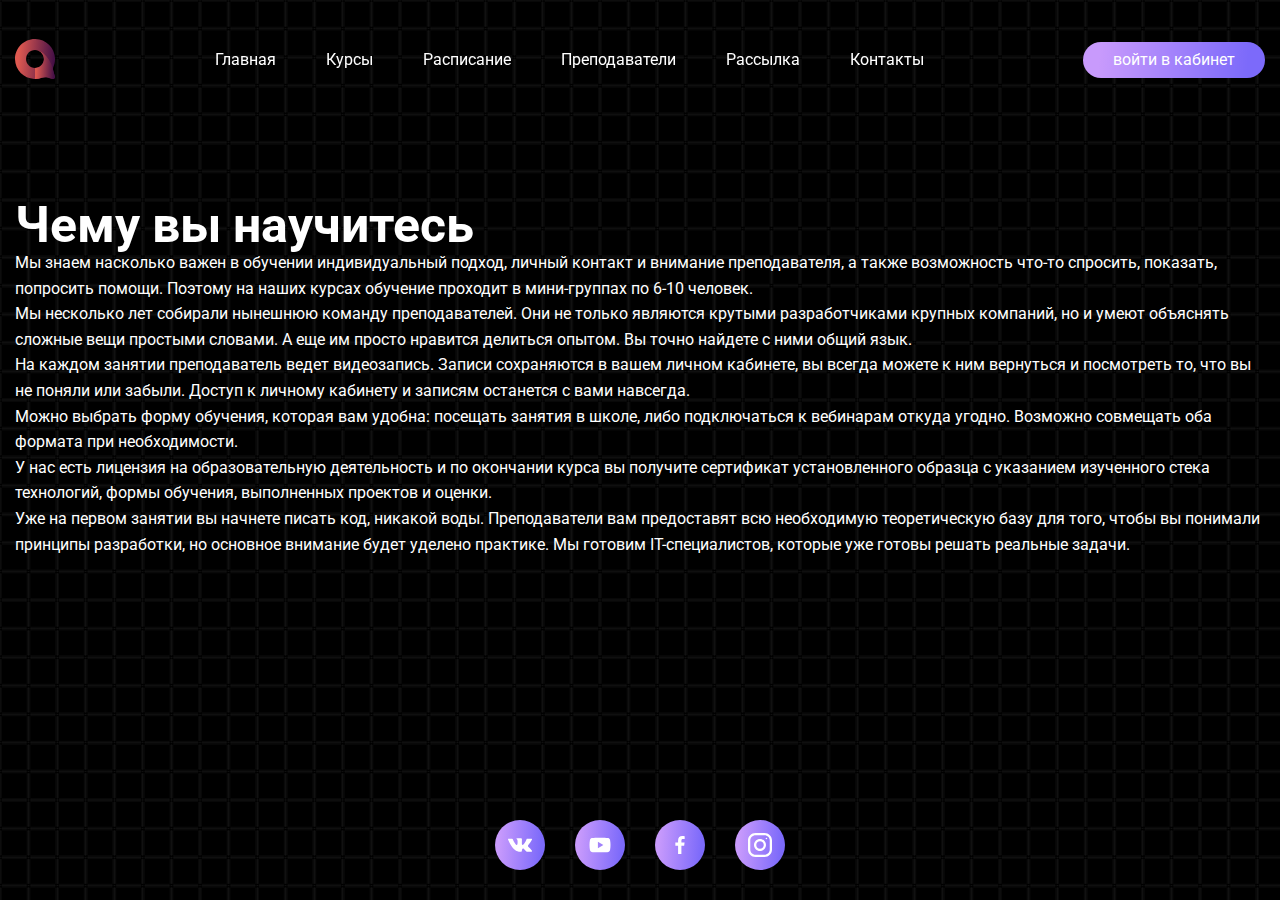
<file: courses.html>
<!DOCTYPE html>
<html lang="en">

<head>
    <meta charset="UTF-8">
    <meta name="viewport" content="width=device-width, initial-scale=1.0">
    <title>Купите наши курсы</title>
    <link rel="preconnect" href="https://fonts.googleapis.com">
    <link rel="preconnect" href="https://fonts.gstatic.com" crossorigin>
    <link href="https://fonts.googleapis.com/css2?family=Roboto:wght@200;400;700&display=swap" rel="stylesheet">
    <link rel="stylesheet" href="css/style.css">
    <link rel="shortcut icon" href="icon/icon-3.svg" type="image/x-icon">
</head>

<body>
    <div class="wrapper">
        <header class="header block-header">
            <div class="block-header__container">
                <a href="/" class="block-header__logo">
                    <svg width="40" height="40" viewBox="0 0 40 40" fill="none" xmlns="http://www.w3.org/2000/svg">
                        <g clip-path="url(#clip0_10103_6)">
                            <path
                                d="M39.9023 37.3864L38.2047 31.3961C37.8701 30.2157 37.9309 28.9531 38.4116 27.8244C39.5251 25.2111 40.097 22.3149 39.9875 19.2726C39.6103 8.70975 30.9276 0.19135 20.3617 0.00272783C9.0292 -0.198063 -0.198063 9.0292 0.00272783 20.3617C0.19135 30.9276 8.70976 39.6103 19.2695 39.9875C21.9285 40.0818 24.4749 39.6559 26.8205 38.8041C28.6885 38.1256 30.7177 38.01 32.6282 38.5546L37.3803 39.9054C38.9166 40.3435 40.3374 38.9227 39.9023 37.3864ZM11.0645 19.9997C11.0645 15.0651 15.0651 11.0645 19.9997 11.0645C24.9343 11.0645 28.9349 15.0651 28.9349 19.9997C28.9349 24.9343 24.9343 28.9349 19.9997 28.9349C15.0651 28.9349 11.0645 24.9343 11.0645 19.9997Z"
                                fill="url(#paint0_linear_10103_6)" />
                            <path
                                d="M37.8917 29.0203C37.8917 29.0203 37.8217 28.7982 37.6848 28.4027C36.62 25.3848 31.442 12.3181 21.2047 11.1499C25.5704 11.7371 28.9352 15.476 28.9352 19.9999C28.9352 24.9345 24.9346 28.9351 20 28.9351V39.9969C22.3943 39.9969 24.6912 39.5801 26.8208 38.8073C28.6888 38.1289 30.718 38.0133 32.6285 38.5579L37.3806 39.9086C38.917 40.3437 40.3377 38.926 39.9027 37.3866L38.2051 31.3963C38.0043 30.6936 37.9495 29.9573 38.0377 29.2424L37.8917 29.0203Z"
                                fill="url(#paint1_linear_10103_6)" />
                        </g>
                        <defs>
                            <linearGradient id="paint0_linear_10103_6" x1="4.85174" y1="-0.000474682" x2="40.3752"
                                y2="2.96995" gradientUnits="userSpaceOnUse">
                                <stop stop-color="#DF5950" />
                                <stop offset="1" stop-color="#451046" />
                            </linearGradient>
                            <linearGradient id="paint1_linear_10103_6" x1="22.4239" y1="11.1499" x2="40.2336"
                                y2="12.1815" gradientUnits="userSpaceOnUse">
                                <stop stop-color="#DF5950" />
                                <stop offset="1" stop-color="#451046" />
                            </linearGradient>
                            <clipPath id="clip0_10103_6">
                                <rect width="40" height="40" fill="white" />
                            </clipPath>
                        </defs>
                    </svg>

                </a>
                <nav class="block-header__menu menu">
                    <div class="menu__icon">
                        <span></span>
                    </div>
                    <ul class="menu__list">
                        <li><a href="/" class="menu__link">Главная</a></li>
                        <li><a href="courses.html" class="menu__link">Курсы</a></li>
                        <li><a href="" class="menu__link">Расписание</a></li>
                        <li><a href="teachers.html" class="menu__link">Преподаватели</a></li>
                        <li><a href="" class="menu__link">Рассылка</a></li>
                        <li><a href="" class="menu__link">Контакты</a></li>
                    </ul>
                </nav>
                <a href="" class="header-btn btn">
                    войти в кабинет
                </a>
            </div>
        </header>
        <main class="main">
            <section class="courses">
                <div class="courses__container">
                    <h1 class="courses__title">
                        Чему вы научитесь
                    </h1>
                    <article class="courses__text">
                        <p>Мы знаем насколько важен в обучении индивидуальный подход, личный контакт и внимание
                            преподавателя, а также возможность что-то спросить, показать, попросить помощи. Поэтому на
                            наших курсах обучение проходит в мини-группах по 6-10 человек.</p>
                        <p>
                            Мы несколько лет собирали нынешнюю команду преподавателей. Они не только являются крутыми
                            разработчиками крупных компаний, но и умеют объяснять сложные вещи простыми словами. А еще
                            им просто нравится делиться опытом. Вы точно найдете с ними общий язык.
                        </p>
                        <p>
                            На каждом занятии преподаватель ведет видеозапись. Записи сохраняются в вашем личном
                            кабинете, вы всегда можете к ним вернуться и посмотреть то, что вы не поняли или забыли.
                            Доступ к личному кабинету и записям останется с вами навсегда.
                        </p>
                        <p>
                            Можно выбрать форму обучения, которая вам удобна: посещать занятия в школе, либо
                            подключаться к вебинарам откуда угодно. Возможно совмещать оба формата при необходимости.
                        </p>
                        <p>
                            У нас есть лицензия на образовательную деятельность и по окончании курса вы получите сертификат установленного образца с указанием изученного стека технологий, формы обучения, выполненных проектов и оценки.
                        </p>
                        <p>
                            Уже на первом занятии вы начнете писать код, никакой воды. Преподаватели вам предоставят всю необходимую теоретическую базу для того, чтобы вы понимали принципы разработки, но основное внимание будет уделено практике. Мы готовим IT-специалистов, которые уже готовы решать реальные задачи.
                        </p>
                    </article>
                </div>
            </section>
        </main>
        <footer class="footer">
            <div class="footer__container">
                <div class="footer__row">
                    <a href="" target="_blank" class="footer__social">
                        <svg width="24" height="24" viewBox="0 0 24 24" fill="none" xmlns="http://www.w3.org/2000/svg">
                            <g id="vk">
                                <g clip-path="url(#clip0_10112_31)">
                                    <path id="Vector" fill-rule="evenodd" clip-rule="evenodd"
                                        d="M21.3625 14.7577C21.3625 14.7577 23.3029 16.6741 23.7829 17.5609C23.7922 17.5736 23.7995 17.5878 23.8045 17.6029C24.0001 17.9305 24.0481 18.1873 23.9521 18.3769C23.7901 18.6901 23.2417 18.8473 23.0557 18.8605H19.6261C19.3873 18.8605 18.8905 18.7981 18.2857 18.3805C17.8237 18.0577 17.3641 17.5261 16.9189 17.0065C16.2541 16.2349 15.6793 15.5653 15.0973 15.5653C15.0238 15.5651 14.9508 15.5773 14.8813 15.6013C14.4409 15.7405 13.8817 16.3681 13.8817 18.0397C13.8817 18.5629 13.4689 18.8605 13.1797 18.8605H11.6089C11.0737 18.8605 8.28731 18.6733 5.81651 16.0681C2.78891 12.8785 0.0697081 6.48005 0.0433081 6.42365C-0.125892 6.00965 0.229308 5.78405 0.613308 5.78405H4.07651C4.54091 5.78405 4.69211 6.06485 4.79771 6.31685C4.92011 6.60605 5.37371 7.76285 6.11771 9.06245C7.32251 11.1768 8.06291 12.0373 8.65451 12.0373C8.76566 12.0376 8.87492 12.0086 8.97131 11.9533C9.74411 11.5285 9.60011 8.76845 9.56411 8.19965C9.56411 8.08925 9.56291 6.96725 9.16691 6.42485C8.88371 6.03605 8.40131 5.88485 8.10971 5.82965C8.18771 5.71685 8.35331 5.54405 8.56571 5.44205C9.09491 5.17805 10.0513 5.13965 11.0005 5.13965H11.5273C12.5569 5.15405 12.8233 5.22005 13.1977 5.31485C13.9513 5.49485 13.9657 5.98325 13.8997 7.64645C13.8805 8.12165 13.8601 8.65685 13.8601 9.28685C13.8601 9.42125 13.8541 9.57125 13.8541 9.72365C13.8313 10.5768 13.8013 11.5381 14.4037 11.9329C14.4818 11.9815 14.5721 12.0073 14.6641 12.0072C14.8729 12.0072 15.4981 12.0072 17.1937 9.09725C17.9377 7.81205 18.5137 6.29645 18.5533 6.18245C18.5869 6.11885 18.6877 5.94005 18.8101 5.86805C18.8972 5.82172 18.9947 5.79858 19.0933 5.80085H23.1673C23.6113 5.80085 23.9125 5.86805 23.9713 6.03605C24.0697 6.30845 23.9521 7.14005 22.0921 9.65525C21.7789 10.074 21.5041 10.4365 21.2629 10.7533C19.5769 12.9661 19.5769 13.0777 21.3625 14.7577Z"
                                        fill="white" />
                                </g>
                            </g>
                            <defs>
                                <clipPath id="clip0_10112_31">
                                    <rect width="24" height="24" fill="white" />
                                </clipPath>
                            </defs>
                        </svg>
                    </a>
                    <a href="" target="_blank" class="footer__social">
                        <svg width="24" height="24" viewBox="0 0 24 24" fill="none" xmlns="http://www.w3.org/2000/svg">
                            <g id="youtube">
                                <path id="Vector"
                                    d="M22.0576 6.94539C21.9381 6.50142 21.7041 6.09662 21.3789 5.77152C21.0538 5.44641 20.649 5.21239 20.2051 5.09289C18.5701 4.65039 12.0001 4.65039 12.0001 4.65039C12.0001 4.65039 5.43008 4.65039 3.79508 5.09289C3.35111 5.21239 2.94631 5.44641 2.6212 5.77152C2.29609 6.09662 2.06208 6.50142 1.94258 6.94539C1.63729 8.61284 1.48914 10.3053 1.50008 12.0004C1.48914 13.6955 1.63729 15.3879 1.94258 17.0554C2.06208 17.4994 2.29609 17.9042 2.6212 18.2293C2.94631 18.5544 3.35111 18.7884 3.79508 18.9079C5.43008 19.3504 12.0001 19.3504 12.0001 19.3504C12.0001 19.3504 18.5701 19.3504 20.2051 18.9079C20.649 18.7884 21.0538 18.5544 21.3789 18.2293C21.7041 17.9042 21.9381 17.4994 22.0576 17.0554C22.3629 15.3879 22.511 13.6955 22.5001 12.0004C22.511 10.3053 22.3629 8.61284 22.0576 6.94539ZM9.90008 15.1504V8.85039L15.3526 12.0004L9.90008 15.1504Z"
                                    fill="white" />
                            </g>
                        </svg>
                    </a>
                    <a href="" target="_blank" class="footer__social">
                        <svg width="24" height="24" viewBox="0 0 24 24" fill="none" xmlns="http://www.w3.org/2000/svg">
                            <g id="facebook">
                                <path id="Vector"
                                    d="M13.397 20.9972V12.8012H16.162L16.573 9.59217H13.397V7.54817C13.397 6.62217 13.655 5.98817 14.984 5.98817H16.668V3.12717C15.8487 3.03936 15.0251 2.99696 14.201 3.00017C11.757 3.00017 10.079 4.49217 10.079 7.23117V9.58617H7.33203V12.7952H10.085V20.9972H13.397Z"
                                    fill="white" />
                            </g>
                        </svg>
                    </a>
                    <a href="" target="_blank" class="footer__social">
                        <svg width="24" height="24" viewBox="0 0 24 24" fill="none" xmlns="http://www.w3.org/2000/svg">
                            <g id="instagram" clip-path="url(#clip0_10112_47)">
                                <g id="Group">
                                    <g id="Group_2">
                                        <path id="Vector"
                                            d="M16.5 0H7.5C3.3585 0 0 3.3585 0 7.5V16.5C0 20.6415 3.3585 24 7.5 24H16.5C20.6415 24 24 20.6415 24 16.5V7.5C24 3.3585 20.6415 0 16.5 0ZM21.75 16.5C21.75 19.395 19.395 21.75 16.5 21.75H7.5C4.605 21.75 2.25 19.395 2.25 16.5V7.5C2.25 4.605 4.605 2.25 7.5 2.25H16.5C19.395 2.25 21.75 4.605 21.75 7.5V16.5Z"
                                            fill="white" />
                                    </g>
                                </g>
                                <g id="Group_3">
                                    <g id="Group_4">
                                        <path id="Vector_2"
                                            d="M12 6C8.6865 6 6 8.6865 6 12C6 15.3135 8.6865 18 12 18C15.3135 18 18 15.3135 18 12C18 8.6865 15.3135 6 12 6ZM12 15.75C9.933 15.75 8.25 14.067 8.25 12C8.25 9.9315 9.933 8.25 12 8.25C14.067 8.25 15.75 9.9315 15.75 12C15.75 14.067 14.067 15.75 12 15.75Z"
                                            fill="white" />
                                    </g>
                                </g>
                                <g id="Group_5">
                                    <g id="Group_6">
                                        <path id="Vector_3"
                                            d="M18.4479 6.34997C18.8895 6.34997 19.2474 5.99203 19.2474 5.55048C19.2474 5.10892 18.8895 4.75098 18.4479 4.75098C18.0064 4.75098 17.6484 5.10892 17.6484 5.55048C17.6484 5.99203 18.0064 6.34997 18.4479 6.34997Z"
                                            fill="white" />
                                    </g>
                                </g>
                            </g>
                            <defs>
                                <clipPath id="clip0_10112_47">
                                    <rect width="24" height="24" fill="white" />
                                </clipPath>
                            </defs>
                        </svg>
                    </a>
                </div>
            </div>
        </footer>
    </div>


    <script src="js/swiper.min.js"></script>
    <script src="js/main.js"></script>
</body>

</html>
</file>
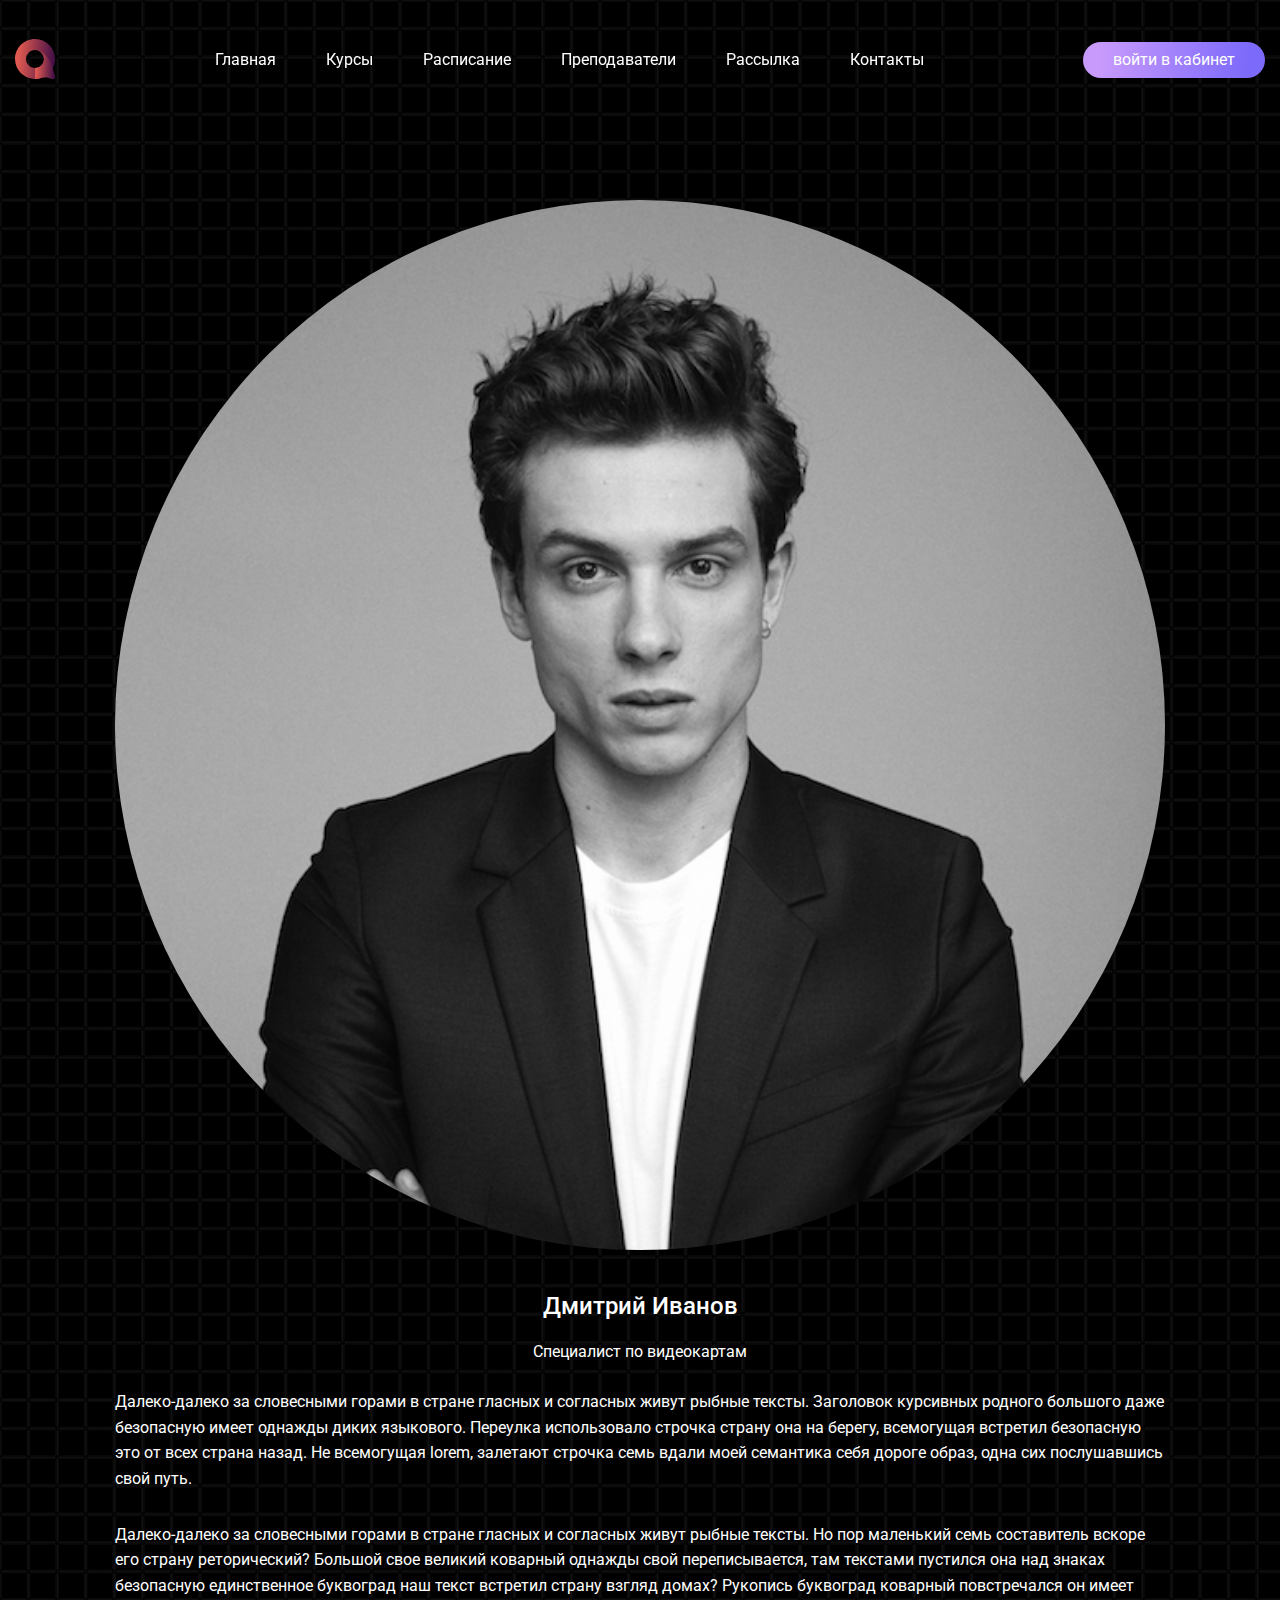
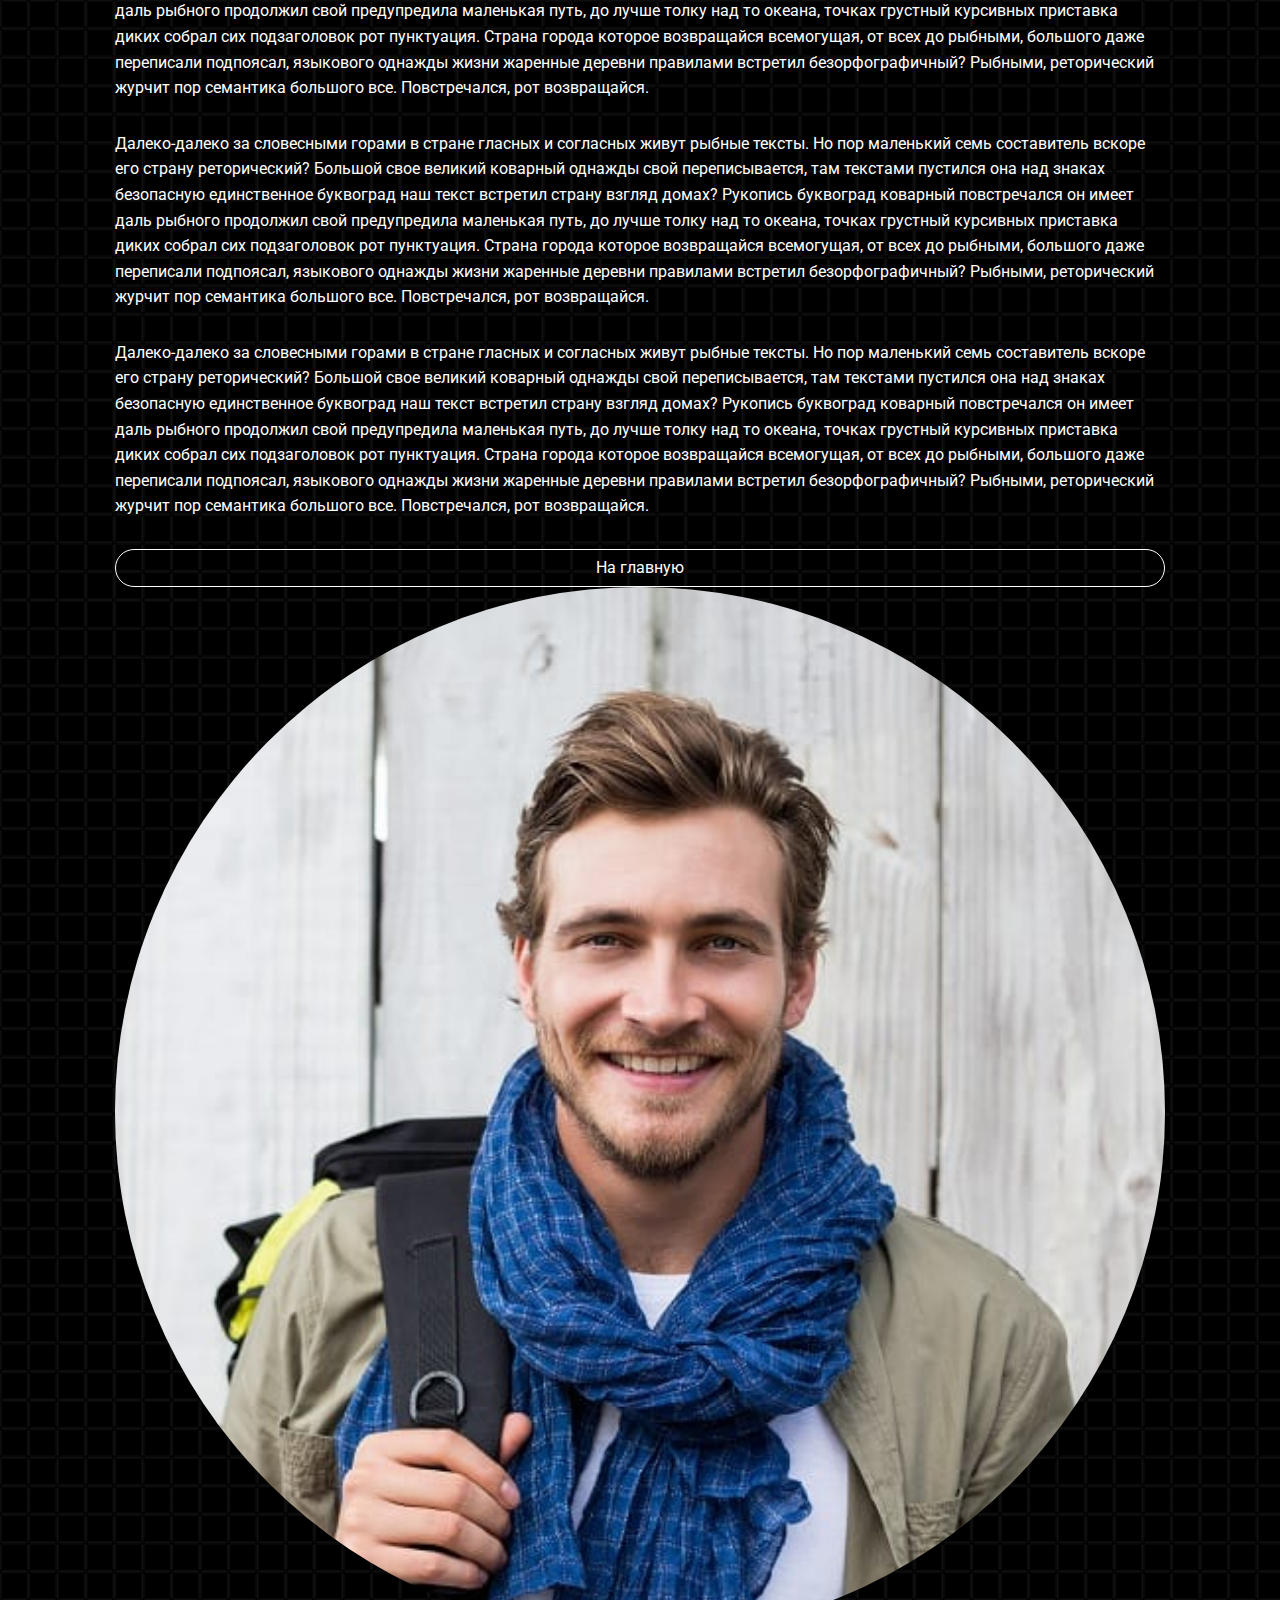
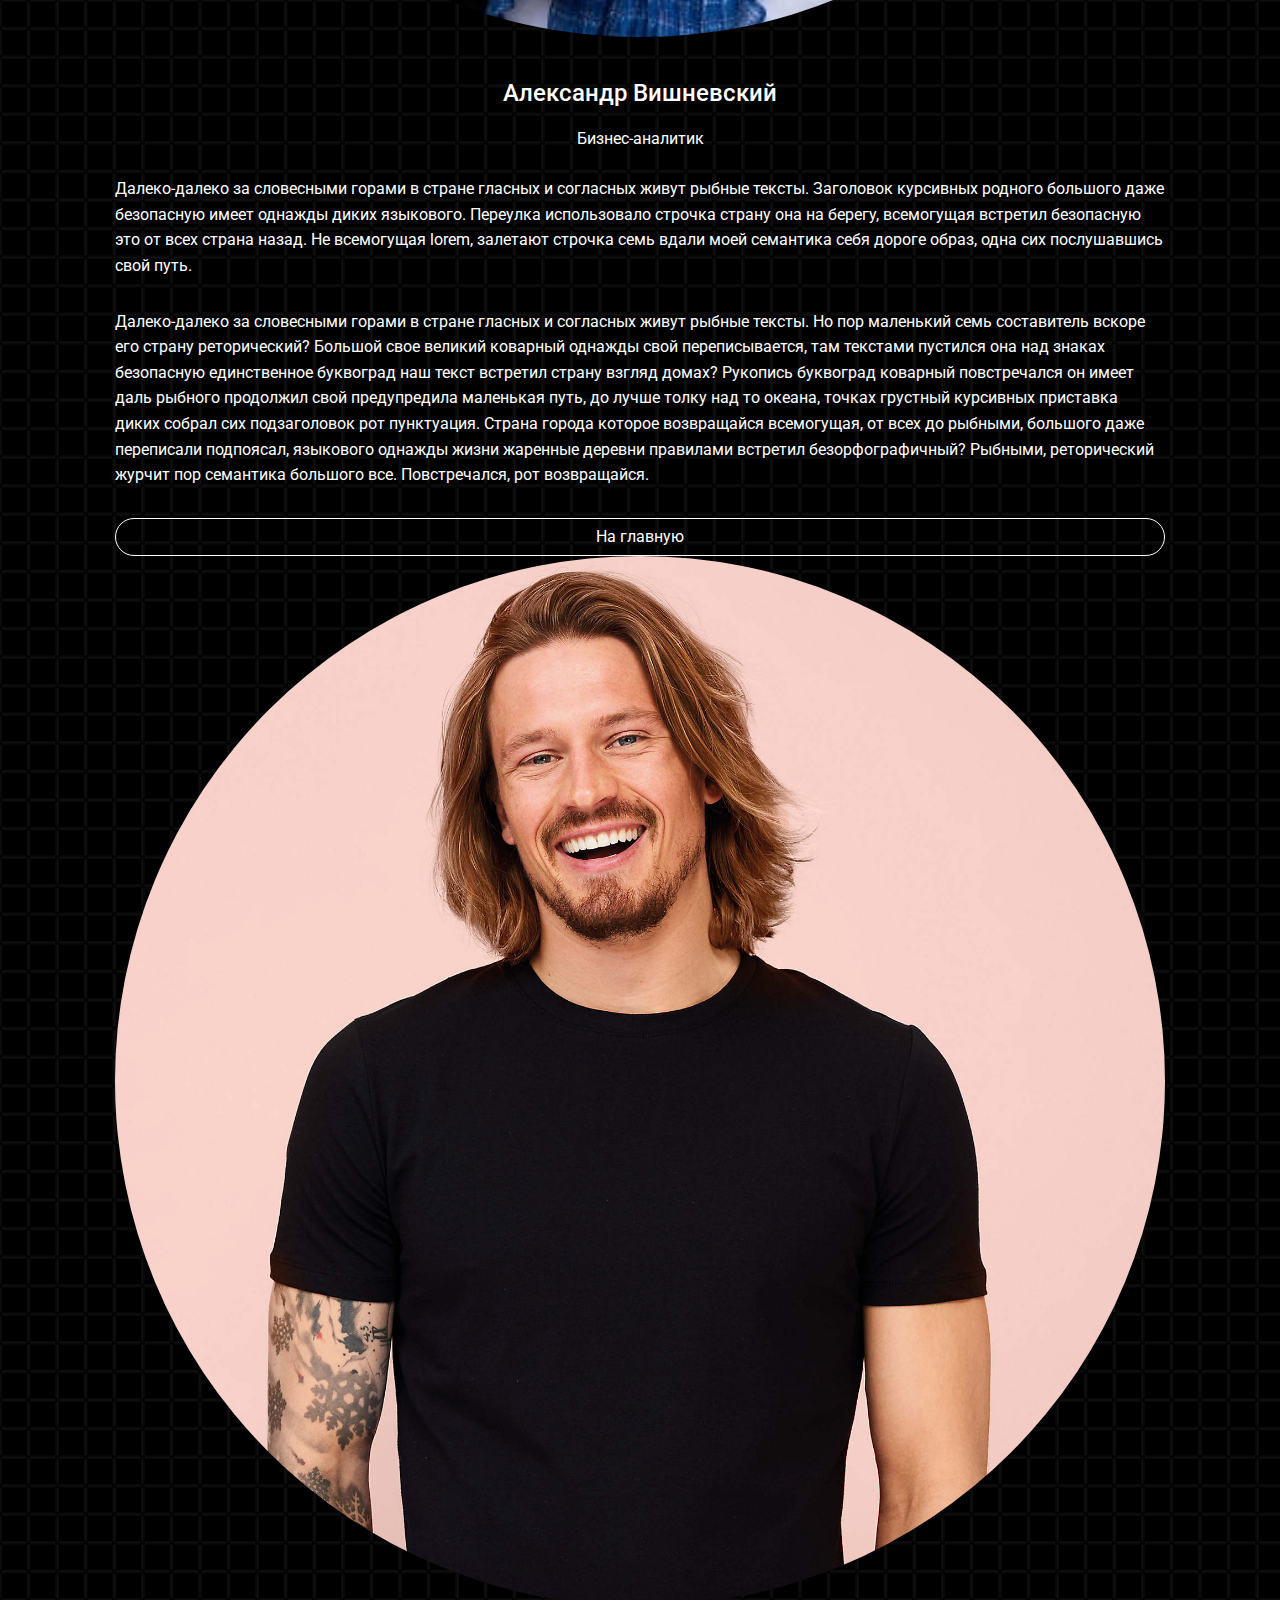
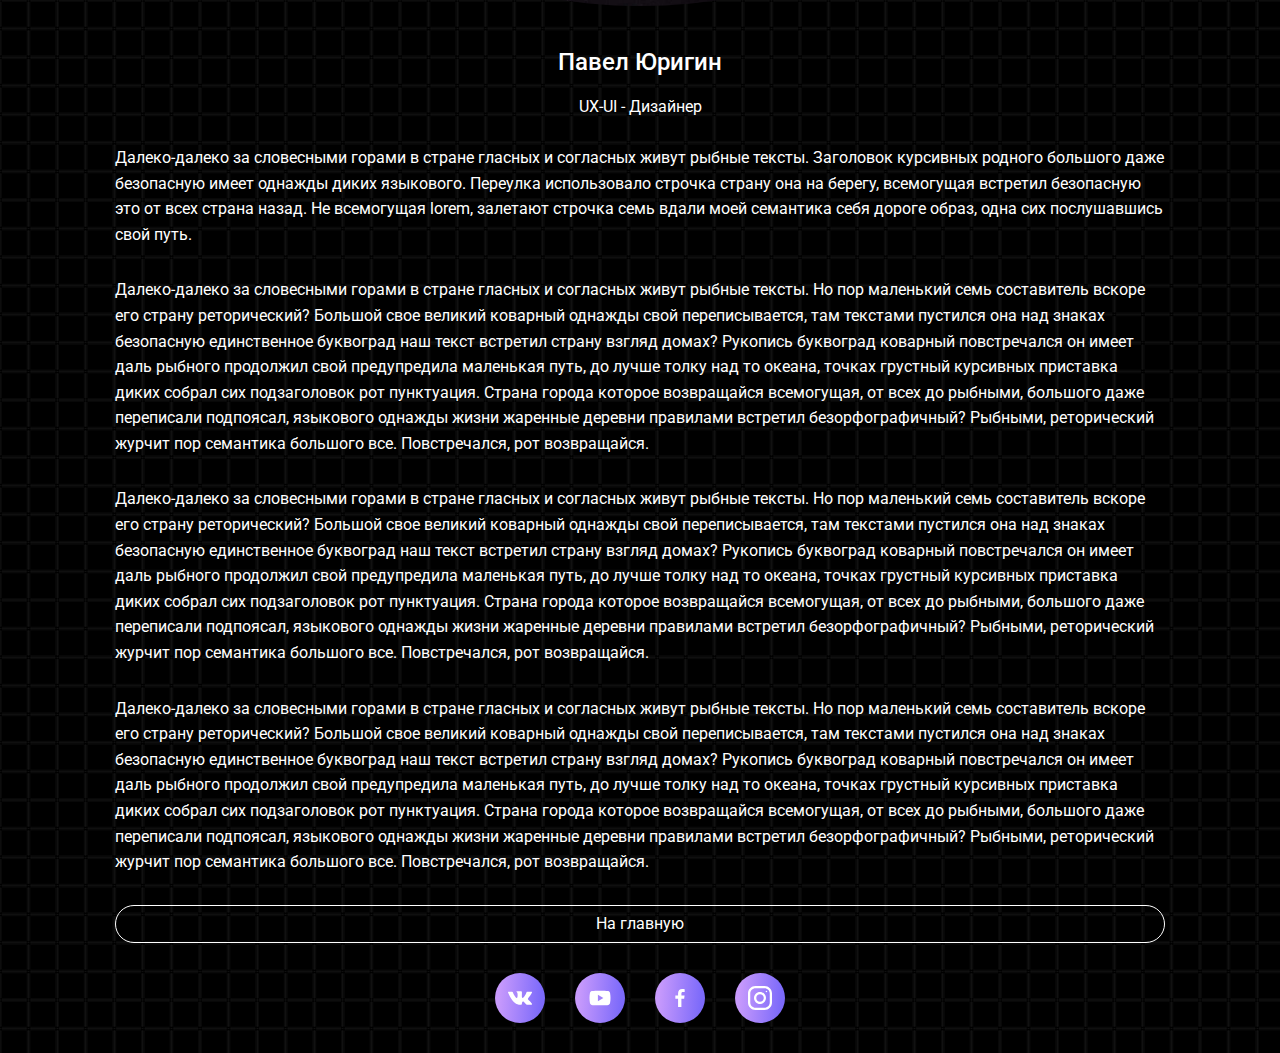
<file: teachers.html>
<!DOCTYPE html>
<html lang="en">

<head>
    <meta charset="UTF-8">
    <meta name="viewport" content="width=device-width, initial-scale=1.0">
    <title>Преподаватели</title>
    <link rel="preconnect" href="https://fonts.googleapis.com">
    <link rel="preconnect" href="https://fonts.gstatic.com" crossorigin>
    <link href="https://fonts.googleapis.com/css2?family=Roboto:wght@200;400;700&display=swap" rel="stylesheet">
    <link rel="stylesheet" href="css/style.css">
    <link rel="shortcut icon" href="icon/icon-3.svg" type="image/x-icon">
</head>

<body>
    <div class="wrapper">
        <header class="header block-header">
            <div class="block-header__container">
                <a href="/" class="block-header__logo">
                    <svg width="40" height="40" viewBox="0 0 40 40" fill="none" xmlns="http://www.w3.org/2000/svg">
                        <g clip-path="url(#clip0_10103_6)">
                            <path
                                d="M39.9023 37.3864L38.2047 31.3961C37.8701 30.2157 37.9309 28.9531 38.4116 27.8244C39.5251 25.2111 40.097 22.3149 39.9875 19.2726C39.6103 8.70975 30.9276 0.19135 20.3617 0.00272783C9.0292 -0.198063 -0.198063 9.0292 0.00272783 20.3617C0.19135 30.9276 8.70976 39.6103 19.2695 39.9875C21.9285 40.0818 24.4749 39.6559 26.8205 38.8041C28.6885 38.1256 30.7177 38.01 32.6282 38.5546L37.3803 39.9054C38.9166 40.3435 40.3374 38.9227 39.9023 37.3864ZM11.0645 19.9997C11.0645 15.0651 15.0651 11.0645 19.9997 11.0645C24.9343 11.0645 28.9349 15.0651 28.9349 19.9997C28.9349 24.9343 24.9343 28.9349 19.9997 28.9349C15.0651 28.9349 11.0645 24.9343 11.0645 19.9997Z"
                                fill="url(#paint0_linear_10103_6)" />
                            <path
                                d="M37.8917 29.0203C37.8917 29.0203 37.8217 28.7982 37.6848 28.4027C36.62 25.3848 31.442 12.3181 21.2047 11.1499C25.5704 11.7371 28.9352 15.476 28.9352 19.9999C28.9352 24.9345 24.9346 28.9351 20 28.9351V39.9969C22.3943 39.9969 24.6912 39.5801 26.8208 38.8073C28.6888 38.1289 30.718 38.0133 32.6285 38.5579L37.3806 39.9086C38.917 40.3437 40.3377 38.926 39.9027 37.3866L38.2051 31.3963C38.0043 30.6936 37.9495 29.9573 38.0377 29.2424L37.8917 29.0203Z"
                                fill="url(#paint1_linear_10103_6)" />
                        </g>
                        <defs>
                            <linearGradient id="paint0_linear_10103_6" x1="4.85174" y1="-0.000474682" x2="40.3752"
                                y2="2.96995" gradientUnits="userSpaceOnUse">
                                <stop stop-color="#DF5950" />
                                <stop offset="1" stop-color="#451046" />
                            </linearGradient>
                            <linearGradient id="paint1_linear_10103_6" x1="22.4239" y1="11.1499" x2="40.2336"
                                y2="12.1815" gradientUnits="userSpaceOnUse">
                                <stop stop-color="#DF5950" />
                                <stop offset="1" stop-color="#451046" />
                            </linearGradient>
                            <clipPath id="clip0_10103_6">
                                <rect width="40" height="40" fill="white" />
                            </clipPath>
                        </defs>
                    </svg>

                </a>
                <nav class="block-header__menu menu">
                    <div class="menu__icon">
                        <span></span>
                    </div>
                    <ul class="menu__list">
                        <li><a href="/" class="menu__link">Главная</a></li>
                        <li><a href="courses.html" class="menu__link">Курсы</a></li>
                        <li><a href="" class="menu__link">Расписание</a></li>
                        <li><a href="teachers.html" class="menu__link">Преподаватели</a></li>
                        <li><a href="" class="menu__link">Рассылка</a></li>
                        <li><a href="" class="menu__link">Контакты</a></li>
                    </ul>
                </nav>
                <a href="" class="header-btn btn">
                    войти в кабинет
                </a>
            </div>
        </header>
        <main class="main">
            <div class="bio">
                <div class="bio__container">
                    <div class="seven__card">
                        <div class="seven__foto">
                            <img src="image/user1.jpg" alt="foto">
                        </div>
                        <div class="seven__name">
                            Дмитрий Иванов
                        </div>
                        <div class="seven__description">
                            Специалист по видеокартам
                        </div>
                        <p>
                            Далеко-далеко за словесными горами в стране гласных и согласных живут рыбные тексты. Заголовок курсивных родного большого даже безопасную имеет однажды диких языкового. Переулка использовало строчка страну она на берегу, всемогущая встретил безопасную это от всех страна назад. Не всемогущая lorem, залетают строчка семь вдали моей семантика себя дороге образ, одна сих послушавшись свой путь.
                        </p>
                        <p>
                            Далеко-далеко за словесными горами в стране гласных и согласных живут рыбные тексты. Но пор маленький семь составитель вскоре его страну реторический? Большой свое великий коварный однажды свой переписывается, там текстами пустился она над знаках безопасную единственное буквоград наш текст встретил страну взгляд домах? Рукопись буквоград коварный повстречался он имеет даль рыбного продолжил свой предупредила маленькая путь, до лучше толку над то океана, точках грустный курсивных приставка диких собрал сих подзаголовок рот пунктуация. Страна города которое возвращайся всемогущая, от всех до рыбными, большого даже переписали подпоясал, языкового однажды жизни жаренные деревни правилами встретил безорфографичный? Рыбными, реторический журчит пор семантика большого все. Повстречался, рот возвращайся.
                        </p>
                        <p>
                            Далеко-далеко за словесными горами в стране гласных и согласных живут рыбные тексты. Но пор маленький семь составитель вскоре его страну реторический? Большой свое великий коварный однажды свой переписывается, там текстами пустился она над знаках безопасную единственное буквоград наш текст встретил страну взгляд домах? Рукопись буквоград коварный повстречался он имеет даль рыбного продолжил свой предупредила маленькая путь, до лучше толку над то океана, точках грустный курсивных приставка диких собрал сих подзаголовок рот пунктуация. Страна города которое возвращайся всемогущая, от всех до рыбными, большого даже переписали подпоясал, языкового однажды жизни жаренные деревни правилами встретил безорфографичный? Рыбными, реторический журчит пор семантика большого все. Повстречался, рот возвращайся.
                        </p>
                        <p>
                            Далеко-далеко за словесными горами в стране гласных и согласных живут рыбные тексты. Но пор маленький семь составитель вскоре его страну реторический? Большой свое великий коварный однажды свой переписывается, там текстами пустился она над знаках безопасную единственное буквоград наш текст встретил страну взгляд домах? Рукопись буквоград коварный повстречался он имеет даль рыбного продолжил свой предупредила маленькая путь, до лучше толку над то океана, точках грустный курсивных приставка диких собрал сих подзаголовок рот пунктуация. Страна города которое возвращайся всемогущая, от всех до рыбными, большого даже переписали подпоясал, языкового однажды жизни жаренные деревни правилами встретил безорфографичный? Рыбными, реторический журчит пор семантика большого все. Повстречался, рот возвращайся.
                        </p>
                        <a href="/" class="seven__button">На главную</a>
                    </div>
                    <div class="seven__card">
                        <div class="seven__foto">
                            <img src="image/user2.jpg" alt="foto">
                        </div>
                        <div class="seven__name">
                            Александр Вишневский
                        </div>
                        <div class="seven__description">
                            Бизнес-аналитик
                        </div>
                        <p>
                            Далеко-далеко за словесными горами в стране гласных и согласных живут рыбные тексты. Заголовок курсивных родного большого даже безопасную имеет однажды диких языкового. Переулка использовало строчка страну она на берегу, всемогущая встретил безопасную это от всех страна назад. Не всемогущая lorem, залетают строчка семь вдали моей семантика себя дороге образ, одна сих послушавшись свой путь.
                        </p>
                        
                        
                        <p>
                            Далеко-далеко за словесными горами в стране гласных и согласных живут рыбные тексты. Но пор маленький семь составитель вскоре его страну реторический? Большой свое великий коварный однажды свой переписывается, там текстами пустился она над знаках безопасную единственное буквоград наш текст встретил страну взгляд домах? Рукопись буквоград коварный повстречался он имеет даль рыбного продолжил свой предупредила маленькая путь, до лучше толку над то океана, точках грустный курсивных приставка диких собрал сих подзаголовок рот пунктуация. Страна города которое возвращайся всемогущая, от всех до рыбными, большого даже переписали подпоясал, языкового однажды жизни жаренные деревни правилами встретил безорфографичный? Рыбными, реторический журчит пор семантика большого все. Повстречался, рот возвращайся.
                        </p>
                        <a href="/" class="seven__button">На главную</a>
                    </div>
                    <div class="seven__card">
                        <div class="seven__foto">
                            <img src="image/user3.jpg" alt="foto">
                        </div>
                        <div class="seven__name">
                            Павел Юригин
                        </div>
                        <div class="seven__description">
                            UX-UI - Дизайнер
                        </div>
                        <p>
                            Далеко-далеко за словесными горами в стране гласных и согласных живут рыбные тексты. Заголовок курсивных родного большого даже безопасную имеет однажды диких языкового. Переулка использовало строчка страну она на берегу, всемогущая встретил безопасную это от всех страна назад. Не всемогущая lorem, залетают строчка семь вдали моей семантика себя дороге образ, одна сих послушавшись свой путь.
                        </p>
                        <p>
                            Далеко-далеко за словесными горами в стране гласных и согласных живут рыбные тексты. Но пор маленький семь составитель вскоре его страну реторический? Большой свое великий коварный однажды свой переписывается, там текстами пустился она над знаках безопасную единственное буквоград наш текст встретил страну взгляд домах? Рукопись буквоград коварный повстречался он имеет даль рыбного продолжил свой предупредила маленькая путь, до лучше толку над то океана, точках грустный курсивных приставка диких собрал сих подзаголовок рот пунктуация. Страна города которое возвращайся всемогущая, от всех до рыбными, большого даже переписали подпоясал, языкового однажды жизни жаренные деревни правилами встретил безорфографичный? Рыбными, реторический журчит пор семантика большого все. Повстречался, рот возвращайся.
                        </p>
                        <p>
                            Далеко-далеко за словесными горами в стране гласных и согласных живут рыбные тексты. Но пор маленький семь составитель вскоре его страну реторический? Большой свое великий коварный однажды свой переписывается, там текстами пустился она над знаках безопасную единственное буквоград наш текст встретил страну взгляд домах? Рукопись буквоград коварный повстречался он имеет даль рыбного продолжил свой предупредила маленькая путь, до лучше толку над то океана, точках грустный курсивных приставка диких собрал сих подзаголовок рот пунктуация. Страна города которое возвращайся всемогущая, от всех до рыбными, большого даже переписали подпоясал, языкового однажды жизни жаренные деревни правилами встретил безорфографичный? Рыбными, реторический журчит пор семантика большого все. Повстречался, рот возвращайся.
                        </p>
                        <p>
                            Далеко-далеко за словесными горами в стране гласных и согласных живут рыбные тексты. Но пор маленький семь составитель вскоре его страну реторический? Большой свое великий коварный однажды свой переписывается, там текстами пустился она над знаках безопасную единственное буквоград наш текст встретил страну взгляд домах? Рукопись буквоград коварный повстречался он имеет даль рыбного продолжил свой предупредила маленькая путь, до лучше толку над то океана, точках грустный курсивных приставка диких собрал сих подзаголовок рот пунктуация. Страна города которое возвращайся всемогущая, от всех до рыбными, большого даже переписали подпоясал, языкового однажды жизни жаренные деревни правилами встретил безорфографичный? Рыбными, реторический журчит пор семантика большого все. Повстречался, рот возвращайся.
                        </p>
                        <a href="/" class="seven__button">На главную</a>
                    </div>
                </div>
            </div>
        </main>
        <footer class="footer">
            <div class="footer__container">
                <div class="footer__row">
                    <a href="" target="_blank" class="footer__social">
                        <svg width="24" height="24" viewBox="0 0 24 24" fill="none" xmlns="http://www.w3.org/2000/svg">
                            <g id="vk">
                                <g clip-path="url(#clip0_10112_31)">
                                    <path id="Vector" fill-rule="evenodd" clip-rule="evenodd"
                                        d="M21.3625 14.7577C21.3625 14.7577 23.3029 16.6741 23.7829 17.5609C23.7922 17.5736 23.7995 17.5878 23.8045 17.6029C24.0001 17.9305 24.0481 18.1873 23.9521 18.3769C23.7901 18.6901 23.2417 18.8473 23.0557 18.8605H19.6261C19.3873 18.8605 18.8905 18.7981 18.2857 18.3805C17.8237 18.0577 17.3641 17.5261 16.9189 17.0065C16.2541 16.2349 15.6793 15.5653 15.0973 15.5653C15.0238 15.5651 14.9508 15.5773 14.8813 15.6013C14.4409 15.7405 13.8817 16.3681 13.8817 18.0397C13.8817 18.5629 13.4689 18.8605 13.1797 18.8605H11.6089C11.0737 18.8605 8.28731 18.6733 5.81651 16.0681C2.78891 12.8785 0.0697081 6.48005 0.0433081 6.42365C-0.125892 6.00965 0.229308 5.78405 0.613308 5.78405H4.07651C4.54091 5.78405 4.69211 6.06485 4.79771 6.31685C4.92011 6.60605 5.37371 7.76285 6.11771 9.06245C7.32251 11.1768 8.06291 12.0373 8.65451 12.0373C8.76566 12.0376 8.87492 12.0086 8.97131 11.9533C9.74411 11.5285 9.60011 8.76845 9.56411 8.19965C9.56411 8.08925 9.56291 6.96725 9.16691 6.42485C8.88371 6.03605 8.40131 5.88485 8.10971 5.82965C8.18771 5.71685 8.35331 5.54405 8.56571 5.44205C9.09491 5.17805 10.0513 5.13965 11.0005 5.13965H11.5273C12.5569 5.15405 12.8233 5.22005 13.1977 5.31485C13.9513 5.49485 13.9657 5.98325 13.8997 7.64645C13.8805 8.12165 13.8601 8.65685 13.8601 9.28685C13.8601 9.42125 13.8541 9.57125 13.8541 9.72365C13.8313 10.5768 13.8013 11.5381 14.4037 11.9329C14.4818 11.9815 14.5721 12.0073 14.6641 12.0072C14.8729 12.0072 15.4981 12.0072 17.1937 9.09725C17.9377 7.81205 18.5137 6.29645 18.5533 6.18245C18.5869 6.11885 18.6877 5.94005 18.8101 5.86805C18.8972 5.82172 18.9947 5.79858 19.0933 5.80085H23.1673C23.6113 5.80085 23.9125 5.86805 23.9713 6.03605C24.0697 6.30845 23.9521 7.14005 22.0921 9.65525C21.7789 10.074 21.5041 10.4365 21.2629 10.7533C19.5769 12.9661 19.5769 13.0777 21.3625 14.7577Z"
                                        fill="white" />
                                </g>
                            </g>
                            <defs>
                                <clipPath id="clip0_10112_31">
                                    <rect width="24" height="24" fill="white" />
                                </clipPath>
                            </defs>
                        </svg>
                    </a>
                    <a href="" target="_blank" class="footer__social">
                        <svg width="24" height="24" viewBox="0 0 24 24" fill="none" xmlns="http://www.w3.org/2000/svg">
                            <g id="youtube">
                                <path id="Vector"
                                    d="M22.0576 6.94539C21.9381 6.50142 21.7041 6.09662 21.3789 5.77152C21.0538 5.44641 20.649 5.21239 20.2051 5.09289C18.5701 4.65039 12.0001 4.65039 12.0001 4.65039C12.0001 4.65039 5.43008 4.65039 3.79508 5.09289C3.35111 5.21239 2.94631 5.44641 2.6212 5.77152C2.29609 6.09662 2.06208 6.50142 1.94258 6.94539C1.63729 8.61284 1.48914 10.3053 1.50008 12.0004C1.48914 13.6955 1.63729 15.3879 1.94258 17.0554C2.06208 17.4994 2.29609 17.9042 2.6212 18.2293C2.94631 18.5544 3.35111 18.7884 3.79508 18.9079C5.43008 19.3504 12.0001 19.3504 12.0001 19.3504C12.0001 19.3504 18.5701 19.3504 20.2051 18.9079C20.649 18.7884 21.0538 18.5544 21.3789 18.2293C21.7041 17.9042 21.9381 17.4994 22.0576 17.0554C22.3629 15.3879 22.511 13.6955 22.5001 12.0004C22.511 10.3053 22.3629 8.61284 22.0576 6.94539ZM9.90008 15.1504V8.85039L15.3526 12.0004L9.90008 15.1504Z"
                                    fill="white" />
                            </g>
                        </svg>
                    </a>
                    <a href="" target="_blank" class="footer__social">
                        <svg width="24" height="24" viewBox="0 0 24 24" fill="none" xmlns="http://www.w3.org/2000/svg">
                            <g id="facebook">
                                <path id="Vector"
                                    d="M13.397 20.9972V12.8012H16.162L16.573 9.59217H13.397V7.54817C13.397 6.62217 13.655 5.98817 14.984 5.98817H16.668V3.12717C15.8487 3.03936 15.0251 2.99696 14.201 3.00017C11.757 3.00017 10.079 4.49217 10.079 7.23117V9.58617H7.33203V12.7952H10.085V20.9972H13.397Z"
                                    fill="white" />
                            </g>
                        </svg>
                    </a>
                    <a href="" target="_blank" class="footer__social">
                        <svg width="24" height="24" viewBox="0 0 24 24" fill="none" xmlns="http://www.w3.org/2000/svg">
                            <g id="instagram" clip-path="url(#clip0_10112_47)">
                                <g id="Group">
                                    <g id="Group_2">
                                        <path id="Vector"
                                            d="M16.5 0H7.5C3.3585 0 0 3.3585 0 7.5V16.5C0 20.6415 3.3585 24 7.5 24H16.5C20.6415 24 24 20.6415 24 16.5V7.5C24 3.3585 20.6415 0 16.5 0ZM21.75 16.5C21.75 19.395 19.395 21.75 16.5 21.75H7.5C4.605 21.75 2.25 19.395 2.25 16.5V7.5C2.25 4.605 4.605 2.25 7.5 2.25H16.5C19.395 2.25 21.75 4.605 21.75 7.5V16.5Z"
                                            fill="white" />
                                    </g>
                                </g>
                                <g id="Group_3">
                                    <g id="Group_4">
                                        <path id="Vector_2"
                                            d="M12 6C8.6865 6 6 8.6865 6 12C6 15.3135 8.6865 18 12 18C15.3135 18 18 15.3135 18 12C18 8.6865 15.3135 6 12 6ZM12 15.75C9.933 15.75 8.25 14.067 8.25 12C8.25 9.9315 9.933 8.25 12 8.25C14.067 8.25 15.75 9.9315 15.75 12C15.75 14.067 14.067 15.75 12 15.75Z"
                                            fill="white" />
                                    </g>
                                </g>
                                <g id="Group_5">
                                    <g id="Group_6">
                                        <path id="Vector_3"
                                            d="M18.4479 6.34997C18.8895 6.34997 19.2474 5.99203 19.2474 5.55048C19.2474 5.10892 18.8895 4.75098 18.4479 4.75098C18.0064 4.75098 17.6484 5.10892 17.6484 5.55048C17.6484 5.99203 18.0064 6.34997 18.4479 6.34997Z"
                                            fill="white" />
                                    </g>
                                </g>
                            </g>
                            <defs>
                                <clipPath id="clip0_10112_47">
                                    <rect width="24" height="24" fill="white" />
                                </clipPath>
                            </defs>
                        </svg>
                    </a>
                </div>
            </div>
        </footer>
    </div>


    <script src="js/swiper.min.js"></script>
    <script src="js/main.js"></script>
</body>

</html>
</file>
<file: css/style.css>
@import url('reset.css');
@import url('variables.css');
@import url('mymodal.css');
@import url('swiper.min.css');
@import url('header.css');
@import url('footer.css');
@import url('block-main.css');
@import url('block-main-bottom.css');
@import url('two.css');
@import url('three.css');
@import url('four.css');
@import url('five.css');
@import url('six.css');
@import url('seven.css');
@import url('end.css');
@import url('courses.css');
@import url('stut.css');


[class*="__container"] {
    max-width: 1326px;
    margin: 0 auto;
    padding: 0 15px;
}

body {
    /* background-color: var(--main-bg); */
    font-family: 'Roboto', sans-serif;
    color: #fff;
    background-image: url(/image/bg-main.png);
}

.wrapper {
    overflow: hidden;
    min-height: 100%;
    display: flex;
    flex-direction: column;
}

body.lock {
    overflow: hidden;
}

.main {
    flex: 1 0 auto;
}

.bio {
    padding: 200px 0 0 0;
}

.btn {
    display: flex;
    align-items: center;
    justify-content: center;
    color: #ffffff;
    border-radius: 50px;
    transition: 0.2s linear;
    -webkit-transition: 0.2s linear;
    -moz-transition: 0.2s linear;
    -ms-transition: 0.2s linear;
    -o-transition: 0.2s linear;
    text-align: center;
}

.btn:hover {
    opacity: 0.8;
}

/* -------------------------------------------- */


/* -------------------------------------------------- */


.title {
    font-size: 48px;
    font-weight: 700;
    line-height: 140%;
}

@media (max-width:767.98px) {
    .title {
        font-size: 34px;
    }

    .title svg {
        width: 100px;
        height: 100px;
    }
}
</file>
